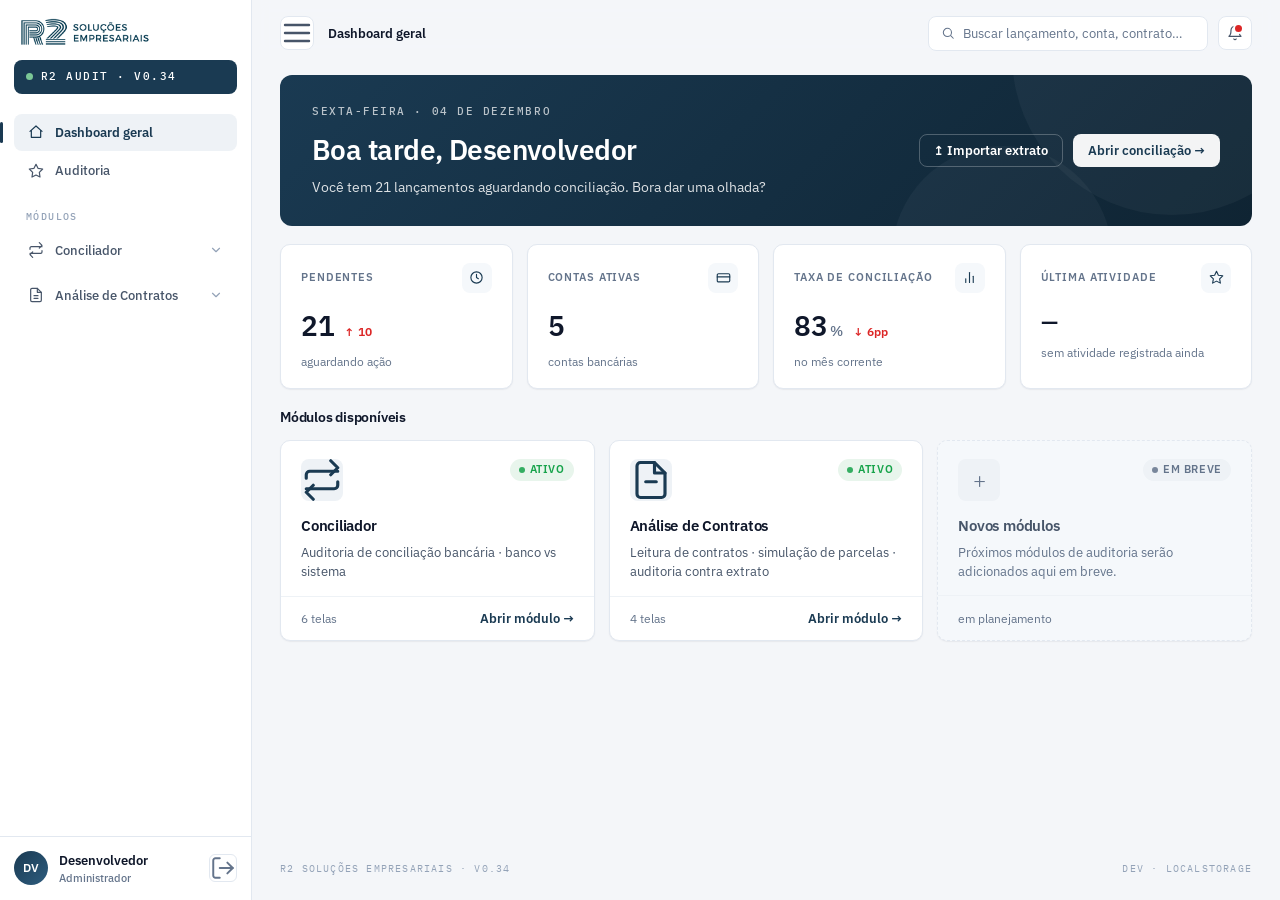
<file: index.html>
<!DOCTYPE html>
<html lang="pt-BR">
<head>
<meta charset="UTF-8">
<meta name="viewport" content="width=device-width, initial-scale=1.0">
<title>R2 Audit · Dashboard geral</title>
<link rel="stylesheet" href="styles/theme.css?v=0.34">
<link rel="stylesheet" href="shared.css?v=0.34">
</head>
<body>

<div class="r2a-shell r2-app">

  <aside class="r2a-sidebar r2-side"></aside>

  <div class="r2a-main r2-main">
    <header class="r2a-topbar r2-top"></header>

    <div class="r2a-content r2-content">

      <!-- HERO -->
      <section class="r2-hero">
        <div class="r2-hero__left">
          <div class="r2-hero__kicker" id="hero-kicker">—</div>
          <h1 id="hero-title">Olá!</h1>
          <p id="hero-sub">Você tem 0 lançamentos aguardando conciliação.</p>
        </div>
        <div class="r2-hero__actions">
          <a href="conciliador/processamento.html" class="r2-btn r2-btn--hero-ghost">↥ Importar extrato</a>
          <a href="conciliador/conciliacao.html" class="r2-btn r2-btn--hero">Abrir conciliação →</a>
        </div>
      </section>

      <!-- KPIs -->
      <div class="r2-grid r2-grid-4" style="margin-bottom: 18px;">
        <div class="r2-kpi">
          <div class="r2-kpi__head">
            <span class="r2-kpi__label">Pendentes</span>
            <span class="r2-kpi__icon"><svg viewBox="0 0 24 24" fill="none" stroke="currentColor" stroke-width="1.8" stroke-linecap="round" stroke-linejoin="round"><circle cx="12" cy="12" r="9"/><polyline points="12 7 12 12 15 14"/></svg></span>
          </div>
          <div class="r2-kpi__row">
            <span class="r2-kpi__value" id="kpi-pendentes">—</span>
            <span class="r2-kpi__delta r2-kpi__delta--down" id="kpi-pendentes-delta"></span>
          </div>
          <div class="r2-kpi__sub">aguardando ação</div>
        </div>

        <div class="r2-kpi">
          <div class="r2-kpi__head">
            <span class="r2-kpi__label">Contas ativas</span>
            <span class="r2-kpi__icon"><svg viewBox="0 0 24 24" fill="none" stroke="currentColor" stroke-width="1.8" stroke-linecap="round" stroke-linejoin="round"><rect x="2" y="6" width="20" height="13" rx="2"/><line x1="2" y1="11" x2="22" y2="11"/></svg></span>
          </div>
          <div class="r2-kpi__row">
            <span class="r2-kpi__value" id="kpi-contas">—</span>
          </div>
          <div class="r2-kpi__sub">contas bancárias</div>
        </div>

        <div class="r2-kpi">
          <div class="r2-kpi__head">
            <span class="r2-kpi__label">Taxa de conciliação</span>
            <span class="r2-kpi__icon"><svg viewBox="0 0 24 24" fill="none" stroke="currentColor" stroke-width="1.8" stroke-linecap="round" stroke-linejoin="round"><line x1="18" y1="20" x2="18" y2="10"/><line x1="12" y1="20" x2="12" y2="4"/><line x1="6" y1="20" x2="6" y2="14"/></svg></span>
          </div>
          <div class="r2-kpi__row">
            <span class="r2-kpi__value" id="kpi-taxa">—</span>
            <span class="r2-kpi__delta r2-kpi__delta--up" id="kpi-taxa-delta"></span>
          </div>
          <div class="r2-kpi__sub">no mês corrente</div>
        </div>

        <div class="r2-kpi">
          <div class="r2-kpi__head">
            <span class="r2-kpi__label">Última atividade</span>
            <span class="r2-kpi__icon"><svg viewBox="0 0 24 24" fill="none" stroke="currentColor" stroke-width="1.8" stroke-linecap="round" stroke-linejoin="round"><polygon points="12 2 15 8.5 22 9.3 17 14.1 18.2 21 12 17.8 5.8 21 7 14.1 2 9.3 9 8.5 12 2"/></svg></span>
          </div>
          <div class="r2-kpi__row">
            <span class="r2-kpi__value" id="kpi-atividade" style="font-size: 22px;">—</span>
          </div>
          <div class="r2-kpi__sub" id="kpi-atividade-sub">há instantes</div>
        </div>
      </div>

      <!-- MÓDULOS -->
      <div style="display: flex; align-items: baseline; justify-content: space-between; margin-bottom: 12px;">
        <h2 style="font-size: 14px;">Módulos disponíveis</h2>
      </div>

      <div class="r2-grid r2-grid-3" id="modulos-grid"></div>

    </div>

    <footer class="r2a-footer r2-footer"></footer>
  </div>
</div>

<script src="config.js?v=0.34"></script>
<script src="shared.js?v=0.34"></script>
<script src="mock-data.js?v=0.34"></script>
<script src="data.js?v=0.34"></script>
<script>
  if (!R2A.requireAuth()) { /* já redirecionou */ }
  else {
    R2A.renderShell({ dashboardGeral: true });
    R2A.renderFooter();
    R2A.data.init();

    // Hero saudação por horário
    (function () {
      const u = R2A.session.user();
      const hr = new Date().getHours();
      const cumprimento = hr < 12 ? 'Bom dia' : hr < 18 ? 'Boa tarde' : 'Boa noite';
      const meses = ['JANEIRO','FEVEREIRO','MARÇO','ABRIL','MAIO','JUNHO','JULHO','AGOSTO','SETEMBRO','OUTUBRO','NOVEMBRO','DEZEMBRO'];
      const dias  = ['DOMINGO','SEGUNDA','TERÇA','QUARTA','QUINTA','SEXTA','SÁBADO'];
      const d = new Date();
      document.getElementById('hero-kicker').textContent = `${dias[d.getDay()]}-FEIRA · ${String(d.getDate()).padStart(2,'0')} DE ${meses[d.getMonth()]}`;
      document.getElementById('hero-title').textContent = `${cumprimento}, ${u.nome.split(' ')[0]}`;
    })();

    // KPIs + Hero stat · todos calculados de dados reais
    (async function () {
      const C = R2A_CONFIG.COLLECTIONS;
      const contas = await R2A.data.list(C.CONTAS);
      const contasAtivas = contas.filter(c => c.ativo !== false);
      document.getElementById('kpi-contas').textContent = contasAtivas.length;

      const banco = await R2A.data.list(C.LANCAMENTOS_BANCO);
      const pendentes = banco.filter(b => b.status === 'pendente').length;
      document.getElementById('kpi-pendentes').textContent = pendentes;

      // Delta pendentes · compara com mes anterior do historico
      const hist = R2A_MOCK.HISTORICO_MENSAL || [];
      const histPendAnt = hist.length > 1 ? hist[hist.length - 2].pendentes_qtd : pendentes;
      const deltaPend = pendentes - histPendAnt;
      const deltaPendEl = document.getElementById('kpi-pendentes-delta');
      if (deltaPend < 0) {
        deltaPendEl.textContent = `↓ ${Math.abs(deltaPend)}`;
        deltaPendEl.className = 'r2-kpi__delta r2-kpi__delta--up';
      } else if (deltaPend > 0) {
        deltaPendEl.textContent = `↑ ${deltaPend}`;
        deltaPendEl.className = 'r2-kpi__delta r2-kpi__delta--down';
      } else {
        deltaPendEl.textContent = '— estável';
        deltaPendEl.className = 'r2-kpi__delta r2-kpi__delta--flat';
      }

      document.getElementById('hero-sub').textContent = pendentes > 0
        ? `Você tem ${pendentes} lançamento${pendentes === 1 ? '' : 's'} aguardando conciliação. Bora dar uma olhada?`
        : 'Tudo conciliado · nenhuma pendência aguardando ação.';

      // Taxa de conciliação · ultimo mes do historico
      const ultimo = hist[hist.length - 1];
      const taxa = ultimo ? Math.round(ultimo.conciliados_qtd / (ultimo.conciliados_qtd + ultimo.pendentes_qtd) * 100) : 0;
      document.getElementById('kpi-taxa').innerHTML = `${taxa}<span class="unit">%</span>`;

      const anterior = hist[hist.length - 2];
      const taxaAnt = anterior ? Math.round(anterior.conciliados_qtd / (anterior.conciliados_qtd + anterior.pendentes_qtd) * 100) : taxa;
      const deltaTaxa = taxa - taxaAnt;
      const deltaTaxaEl = document.getElementById('kpi-taxa-delta');
      if (deltaTaxa > 0) {
        deltaTaxaEl.textContent = `↑ ${deltaTaxa}pp`;
        deltaTaxaEl.className = 'r2-kpi__delta r2-kpi__delta--up';
      } else if (deltaTaxa < 0) {
        deltaTaxaEl.textContent = `↓ ${Math.abs(deltaTaxa)}pp`;
        deltaTaxaEl.className = 'r2-kpi__delta r2-kpi__delta--down';
      } else {
        deltaTaxaEl.textContent = '— estável';
        deltaTaxaEl.className = 'r2-kpi__delta r2-kpi__delta--flat';
      }

      // Ultima atividade · busca da trilha de auditoria
      const audit = await R2A.data.list(C.AUDITORIA);
      const atvEl = document.getElementById('kpi-atividade');
      const atvSubEl = document.getElementById('kpi-atividade-sub');
      if (audit.length > 0) {
        audit.sort((a, b) => (b.ts || '').localeCompare(a.ts || ''));
        const u = audit[0];
        const dt = new Date(u.ts);
        const diffMin = Math.floor((new Date() - dt) / 60000);
        let label;
        if (diffMin < 1) label = 'agora';
        else if (diffMin < 60) label = `${diffMin}m atrás`;
        else if (diffMin < 1440) label = `${Math.floor(diffMin / 60)}h atrás`;
        else label = `${Math.floor(diffMin / 1440)}d atrás`;
        atvEl.textContent = label;
        atvEl.style.fontSize = '22px';
        atvSubEl.textContent = `${u.acao || '—'} · ${u.usuario_nome || '—'}`;
      } else {
        atvEl.textContent = '—';
        atvSubEl.textContent = 'sem atividade registrada ainda';
      }
    })();

    // Cards de módulos
    (function () {
      const grid = document.getElementById('modulos-grid');
      const icones = {
        conciliador: '<svg viewBox="0 0 24 24" fill="none" stroke="currentColor" stroke-width="1.8" stroke-linecap="round" stroke-linejoin="round"><polyline points="17 1 21 5 17 9"/><path d="M3 11V9a2 2 0 0 1 2-2h16"/><polyline points="7 23 3 19 7 15"/><path d="M21 13v2a2 2 0 0 1-2 2H3"/></svg>',
        contratos: '<svg viewBox="0 0 24 24" fill="none" stroke="currentColor" stroke-width="1.8" stroke-linecap="round" stroke-linejoin="round"><path d="M14 2H6a2 2 0 0 0-2 2v16a2 2 0 0 0 2 2h12a2 2 0 0 0 2-2V8z"/><polyline points="14 2 14 8 20 8"/><line x1="9" y1="13" x2="15" y2="13"/></svg>'
      };
      const html = R2A_CONFIG.MODULOS.map(m => {
        const firstItem = m.itens[0];
        const href = m.ativo === false ? '#' : firstItem.href;
        const icon = icones[m.id] || icones.contratos;
        return `
          <a href="${href}" class="r2-card" style="text-decoration:none;color:inherit;display:flex;flex-direction:column;${m.ativo === false ? 'opacity:0.6;pointer-events:none;' : ''}">
            <div style="padding:18px 20px 14px;display:flex;align-items:flex-start;justify-content:space-between;gap:12px;">
              <div style="width:42px;height:42px;background:var(--navy-soft);color:var(--navy);border-radius:var(--r-md);display:flex;align-items:center;justify-content:center;">
                ${icon}
              </div>
              <span class="r2-pill r2-pill--ok"><span class="dot"></span>ATIVO</span>
            </div>
            <div style="padding:0 20px 14px;flex:1;">
              <h3 style="font-size:15px;margin-bottom:6px;">${m.label}</h3>
              <p style="font-size:12.5px;color:var(--ink-3);line-height:1.5;">${m.desc}</p>
            </div>
            <div style="padding:12px 20px;border-top:1px solid var(--line-2);display:flex;justify-content:space-between;align-items:center;">
              <span style="font-size:11.5px;color:var(--ink-4);">${m.itens.length} telas</span>
              <span style="font-size:12.5px;color:var(--navy);font-weight:600;">Abrir módulo →</span>
            </div>
          </a>
        `;
      }).join('');

      // Card "em breve"
      const coming = `
        <div class="r2-card" style="display:flex;flex-direction:column;background:var(--navy-tint);border-style:dashed;">
          <div style="padding:18px 20px 14px;display:flex;align-items:flex-start;justify-content:space-between;gap:12px;">
            <div style="width:42px;height:42px;background:var(--line-2);color:var(--ink-4);border-radius:var(--r-md);display:flex;align-items:center;justify-content:center;font-size:22px;font-weight:300;">+</div>
            <span class="r2-pill r2-pill--mute"><span class="dot"></span>EM BREVE</span>
          </div>
          <div style="padding:0 20px 14px;flex:1;">
            <h3 style="font-size:15px;margin-bottom:6px;color:var(--ink-3);">Novos módulos</h3>
            <p style="font-size:12.5px;color:var(--ink-4);line-height:1.5;">Próximos módulos de auditoria serão adicionados aqui em breve.</p>
          </div>
          <div style="padding:12px 20px;border-top:1px solid var(--line-2);">
            <span style="font-size:11.5px;color:var(--ink-4);">em planejamento</span>
          </div>
        </div>
      `;

      grid.innerHTML = html + coming;
    })();
  }
</script>

</body>
</html>
</file>
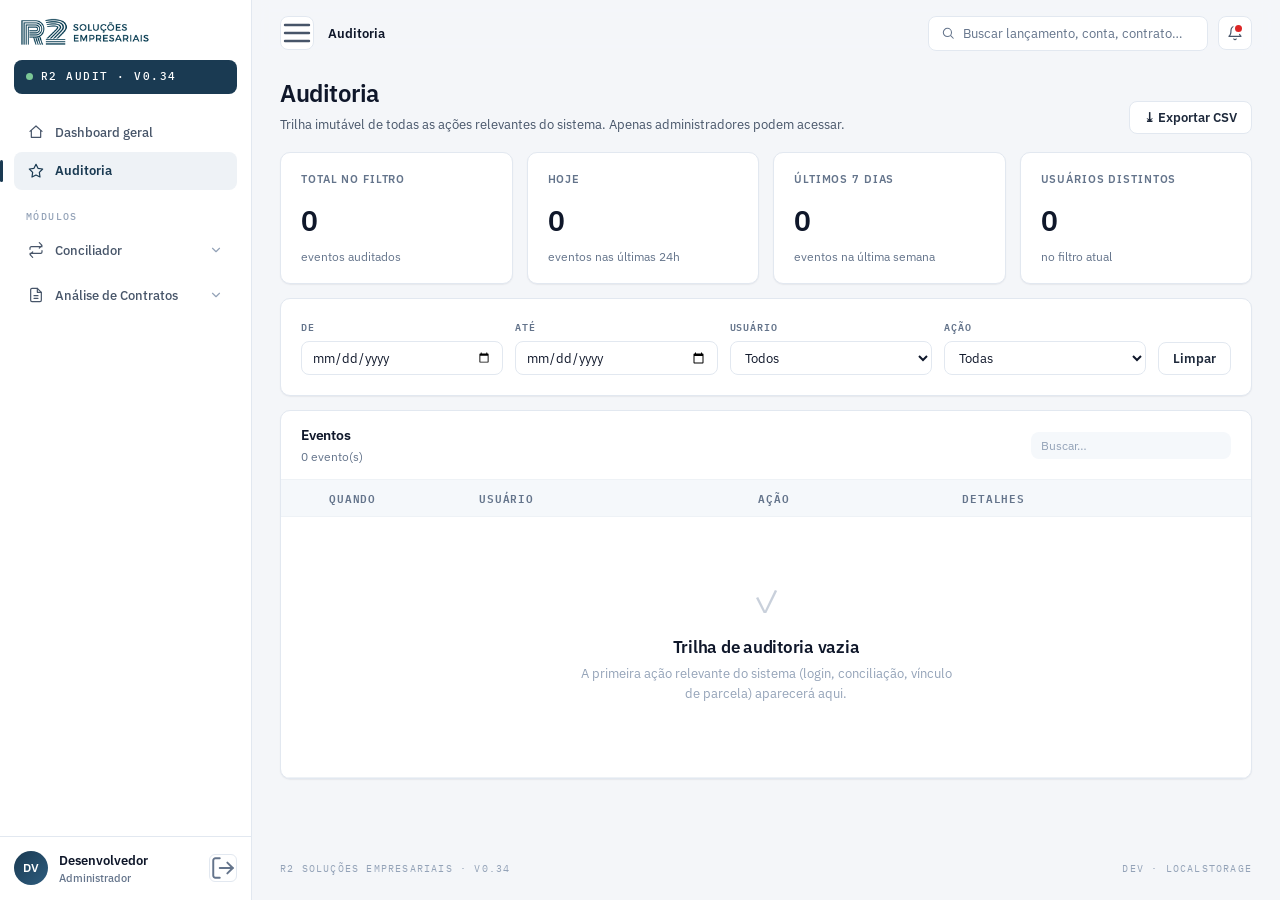
<file: auditoria.html>
<!DOCTYPE html>
<html lang="pt-BR">
<head>
<meta charset="UTF-8">
<meta name="viewport" content="width=device-width, initial-scale=1.0">
<title>Auditoria · R2 Audit</title>
<link rel="stylesheet" href="styles/theme.css?v=0.34">
<link rel="stylesheet" href="shared.css?v=0.34">
<style>
  .aud-head { display: flex; align-items: flex-end; justify-content: space-between; gap: 14px; margin-bottom: 18px; flex-wrap: wrap; }
  .aud-head h1 { font-size: 24px; font-weight: 600; letter-spacing: -0.02em; margin-bottom: 4px; }
  .aud-head p { font-size: 13px; color: var(--ink-3); }

  .aud-filters { display: grid; grid-template-columns: 1fr 1fr 1fr 1fr auto; gap: 12px; align-items: end; }
  .aud-filters .field { display: flex; flex-direction: column; gap: 4px; }
  .aud-filters label {
    font-family: var(--font-mono);
    font-size: 9.5px;
    font-weight: 600;
    text-transform: uppercase;
    letter-spacing: 0.10em;
    color: var(--ink-4);
  }
  .aud-filters input,
  .aud-filters select {
    padding: 7px 10px;
    background: var(--surface);
    color: var(--ink-1);
    border: 1px solid var(--line);
    border-radius: var(--r-md);
    font-size: 12.5px;
    font-family: inherit;
  }
  .aud-filters input:focus,
  .aud-filters select:focus { outline: none; border-color: var(--navy); box-shadow: 0 0 0 3px rgba(26,58,82,.12); }
  @media (max-width: 900px) {
    .aud-filters { grid-template-columns: 1fr 1fr; }
    .aud-filters .actions { grid-column: 1 / -1; display: flex; justify-content: flex-end; }
  }
  @media (max-width: 480px) { .aud-filters { grid-template-columns: 1fr; } }

  .aud-stats {
    display: grid;
    grid-template-columns: repeat(4, 1fr);
    gap: 14px;
    margin-bottom: 14px;
  }
  @media (max-width: 760px) { .aud-stats { grid-template-columns: repeat(2, 1fr); } }

  .aud-tbl { width: 100%; border-collapse: collapse; font-size: 12.5px; }
  .aud-tbl thead th {
    background: var(--navy-tint);
    padding: 10px 16px;
    text-align: left;
    font-family: var(--font-mono);
    font-size: 10.5px;
    text-transform: uppercase;
    letter-spacing: 0.08em;
    color: var(--ink-4);
    font-weight: 600;
    border-bottom: 1px solid var(--line-2);
  }
  .aud-tbl tbody td {
    padding: 11px 16px;
    border-bottom: 1px solid var(--line-2);
    color: var(--ink-2);
    vertical-align: top;
  }
  .aud-tbl tbody tr:hover { background: var(--navy-tint); cursor: pointer; }
  .aud-tbl tbody tr.is-open { background: var(--navy-tint); }
  .aud-tbl .ts {
    font-family: var(--font-mono);
    font-size: 11.5px;
    color: var(--ink-3);
    white-space: nowrap;
  }
  .aud-tbl .acao {
    font-family: var(--font-mono);
    font-size: 11.5px;
    color: var(--navy);
    font-weight: 600;
    white-space: nowrap;
  }
  .aud-tbl .user { font-weight: 500; }
  .aud-tbl .perfil-pill {
    display: inline-block;
    font-family: var(--font-mono);
    font-size: 9.5px;
    padding: 1px 7px;
    border-radius: 999px;
    background: var(--ambig-soft);
    color: var(--ambig);
    margin-left: 4px;
    text-transform: uppercase;
    letter-spacing: 0.06em;
    font-weight: 600;
  }
  .aud-tbl .perfil-pill.operador { background: var(--navy-soft); color: var(--navy); }

  .aud-tbl .det-resumo {
    font-size: 11.5px;
    color: var(--ink-4);
    font-family: var(--font-mono);
  }
  .aud-det {
    background: var(--surface);
    padding: 0;
  }
  .aud-det pre {
    margin: 0;
    padding: 12px 16px;
    font-family: var(--font-mono);
    font-size: 11px;
    color: var(--ink-2);
    background: var(--navy-tint);
    border-top: 1px solid var(--line-2);
    white-space: pre-wrap;
    word-break: break-word;
    line-height: 1.55;
    border-left: 3px solid var(--navy);
    margin-left: 30px;
  }

  @media (max-width: 760px) {
    .aud-tbl { min-width: 640px; }
  }

  .aud-load-more {
    padding: 14px;
    text-align: center;
    border-top: 1px solid var(--line-2);
  }
</style>
</head>
<body>

<div class="r2a-shell r2-app">
  <aside class="r2a-sidebar r2-side"></aside>

  <div class="r2a-main r2-main">
    <header class="r2a-topbar r2-top"></header>

    <div class="r2a-content r2-content">
      <section>

        <div class="aud-head">
          <div>
            <h1>Auditoria</h1>
            <p>Trilha imutável de todas as ações relevantes do sistema. Apenas administradores podem acessar.</p>
          </div>
          <div>
            <button class="r2-btn r2-btn--ghost" id="btn-export">⤓ Exportar CSV</button>
          </div>
        </div>

        <div class="aud-stats" id="aud-stats"></div>

        <div class="r2-card" style="margin-bottom: 14px;">
          <div class="r2-card__body">
            <div class="aud-filters">
              <div class="field">
                <label>De</label>
                <input type="date" id="f-ini">
              </div>
              <div class="field">
                <label>Até</label>
                <input type="date" id="f-fim">
              </div>
              <div class="field">
                <label>Usuário</label>
                <select id="f-user"><option value="all">Todos</option></select>
              </div>
              <div class="field">
                <label>Ação</label>
                <select id="f-acao"><option value="all">Todas</option></select>
              </div>
              <div class="actions">
                <button class="r2-btn r2-btn--ghost" id="btn-limpar">Limpar</button>
              </div>
            </div>
          </div>
        </div>

        <div class="r2-card">
          <div class="r2-card__head">
            <div>
              <h3 class="r2-card__title">Eventos</h3>
              <div class="r2-card__hint" id="head-hint">Carregando…</div>
            </div>
            <div>
              <input type="text" id="f-busca" placeholder="Buscar…" style="padding: 6px 10px; background: var(--navy-tint); border: 0; border-radius: var(--r-md); font-size: 12px; width: 200px;">
            </div>
          </div>
          <div class="r2-card__body r2-card__body--flush">
            <table class="aud-tbl">
              <thead>
                <tr>
                  <th style="width: 30px;"></th>
                  <th style="width: 150px;">Quando</th>
                  <th>Usuário</th>
                  <th>Ação</th>
                  <th>Detalhes</th>
                </tr>
              </thead>
              <tbody id="tbody-aud">
                <tr><td colspan="5" style="padding: 32px; text-align: center; color: var(--ink-4);">Carregando…</td></tr>
              </tbody>
            </table>
            <div class="aud-load-more" id="aud-load-more" style="display: none;">
              <button class="r2-btn r2-btn--ghost" id="btn-load-more">Carregar mais 100</button>
            </div>
          </div>
        </div>

      </section>
    </div>

    <footer class="r2a-footer r2-footer"></footer>
  </div>
</div>

<script src="config.js?v=0.34"></script>
<script src="shared.js?v=0.34"></script>
<script src="mock-data.js?v=0.34"></script>
<script src="data.js?v=0.34"></script>
<script>
  if (R2A.requireAuth()) {
    R2A.renderShell({ auditoria: true });
    R2A.renderFooter();
    R2A.data.init();

    const u = R2A.session.user();
    if (u.perfil !== 'admin') {
      document.querySelector('.r2-content').innerHTML = `
        <div class="r2-empty">
          <div class="icon">🔒</div>
          <h2>Acesso restrito</h2>
          <p>Apenas administradores podem acessar a auditoria. Você está como ${u.perfil || 'operador'}.</p>
          <a href="index.html" class="r2-btn r2-btn--primary" style="margin-top: 14px;">Voltar ao painel</a>
        </div>
      `;
    } else {
      iniciar();
    }

    async function iniciar() {
      const State = {
        eventos: [],
        filtered: [],
        pagina: 1,
        porPagina: 100
      };

      function uniqueValues(arr, key) {
        return [...new Set(arr.map(x => x[key]).filter(Boolean))].sort();
      }

      function fmtTs(iso) {
        if (!iso) return '—';
        const d = new Date(iso);
        const dd = String(d.getDate()).padStart(2, '0');
        const mm = String(d.getMonth() + 1).padStart(2, '0');
        const hh = String(d.getHours()).padStart(2, '0');
        const mn = String(d.getMinutes()).padStart(2, '0');
        const ss = String(d.getSeconds()).padStart(2, '0');
        return `${dd}/${mm}/${d.getFullYear()} ${hh}:${mn}:${ss}`;
      }

      function resumoDetalhes(det) {
        if (!det || typeof det !== 'object') return '—';
        const entries = Object.entries(det);
        if (entries.length === 0) return '—';
        const partes = entries.slice(0, 3).map(([k, v]) => {
          let txt;
          if (typeof v === 'object' && v !== null) txt = '…';
          else if (typeof v === 'string' && v.length > 40) txt = v.slice(0, 37) + '…';
          else txt = String(v);
          return `${k}: ${txt}`;
        });
        return partes.join(' · ') + (entries.length > 3 ? ' …' : '');
      }

      async function carregar() {
        document.getElementById('tbody-aud').innerHTML = R2A.skeleton.rows(6, ['w-8','w-15','w-20','w-15','w-30']);
        State.eventos = await R2A.data.list(R2A_CONFIG.COLLECTIONS.AUDITORIA);
        // Mais recentes primeiro
        State.eventos.sort((a, b) => (b.ts || '').localeCompare(a.ts || ''));
        popularFiltros();
        // Restaurar filtros persistidos antes de aplicar
        const f = R2A.filtros.load('auditoria', null);
        if (f) {
          if (f.ini)  document.getElementById('f-ini').value  = f.ini;
          if (f.fim)  document.getElementById('f-fim').value  = f.fim;
          if (f.user) document.getElementById('f-user').value = f.user;
          if (f.acao) document.getElementById('f-acao').value = f.acao;
          if (f.q)    document.getElementById('f-busca').value = f.q;
        }
        aplicarFiltros();
      }

      function popularFiltros() {
        const users = uniqueValues(State.eventos, 'usuario_nome');
        const acoes = uniqueValues(State.eventos, 'acao');
        document.getElementById('f-user').innerHTML =
          '<option value="all">Todos</option>' + users.map(u => `<option value="${u}">${u}</option>`).join('');
        document.getElementById('f-acao').innerHTML =
          '<option value="all">Todas</option>' + acoes.map(a => `<option value="${a}">${a}</option>`).join('');
      }

      function aplicarFiltros() {
        const ini = document.getElementById('f-ini').value;
        const fim = document.getElementById('f-fim').value;
        const user = document.getElementById('f-user').value;
        const acao = document.getElementById('f-acao').value;
        const q = (document.getElementById('f-busca').value || '').toLowerCase().trim();
        // Persiste entre visitas
        R2A.filtros.save('auditoria', { ini, fim, user, acao, q });

        State.filtered = State.eventos.filter(e => {
          const data = (e.ts || '').slice(0, 10);
          if (ini && data < ini) return false;
          if (fim && data > fim) return false;
          if (user !== 'all' && e.usuario_nome !== user) return false;
          if (acao !== 'all' && e.acao !== acao) return false;
          if (q) {
            const txt = JSON.stringify(e).toLowerCase();
            if (!txt.includes(q)) return false;
          }
          return true;
        });

        State.pagina = 1;
        render();
      }

      function render() {
        const total = State.filtered.length;
        const fim = State.pagina * State.porPagina;
        const lista = State.filtered.slice(0, fim);

        document.getElementById('head-hint').textContent =
          `${total.toLocaleString('pt-BR')} evento(s)${total > lista.length ? ` · mostrando ${lista.length.toLocaleString('pt-BR')}` : ''}`;

        // Stats
        const hoje = new Date().toISOString().slice(0, 10);
        const seteDias = new Date(); seteDias.setDate(seteDias.getDate() - 7);
        const seteDiasISO = seteDias.toISOString().slice(0, 10);

        const stats = {
          total: total,
          hoje: State.filtered.filter(e => (e.ts || '').startsWith(hoje)).length,
          semana: State.filtered.filter(e => (e.ts || '').slice(0, 10) >= seteDiasISO).length,
          usuarios: uniqueValues(State.filtered, 'usuario_nome').length
        };
        document.getElementById('aud-stats').innerHTML = `
          <div class="r2-kpi">
            <div class="r2-kpi__head"><span class="r2-kpi__label">Total no filtro</span></div>
            <div class="r2-kpi__row"><span class="r2-kpi__value">${stats.total.toLocaleString('pt-BR')}</span></div>
            <div class="r2-kpi__sub">eventos auditados</div>
          </div>
          <div class="r2-kpi">
            <div class="r2-kpi__head"><span class="r2-kpi__label">Hoje</span></div>
            <div class="r2-kpi__row"><span class="r2-kpi__value">${stats.hoje}</span></div>
            <div class="r2-kpi__sub">eventos nas últimas 24h</div>
          </div>
          <div class="r2-kpi">
            <div class="r2-kpi__head"><span class="r2-kpi__label">Últimos 7 dias</span></div>
            <div class="r2-kpi__row"><span class="r2-kpi__value">${stats.semana}</span></div>
            <div class="r2-kpi__sub">eventos na última semana</div>
          </div>
          <div class="r2-kpi">
            <div class="r2-kpi__head"><span class="r2-kpi__label">Usuários distintos</span></div>
            <div class="r2-kpi__row"><span class="r2-kpi__value">${stats.usuarios}</span></div>
            <div class="r2-kpi__sub">no filtro atual</div>
          </div>
        `;

        // Tabela
        const tbody = document.getElementById('tbody-aud');
        if (lista.length === 0) {
          const temEventos = State.eventos.length > 0;
          const empty = temEventos
            ? R2A.emptyState({
                icon: '◌',
                titulo: 'Nenhum evento no filtro atual',
                sub: 'Tente ampliar o período ou limpar os filtros.',
                ctaText: 'Limpar filtros',
                ctaId: 'aud-empty-clear'
              })
            : R2A.emptyState({
                icon: '✓',
                titulo: 'Trilha de auditoria vazia',
                sub: 'A primeira ação relevante do sistema (login, conciliação, vínculo de parcela) aparecerá aqui.'
              });
          tbody.innerHTML = `<tr><td colspan="5" style="padding: 0;">${empty}</td></tr>`;
          const c = document.getElementById('aud-empty-clear');
          if (c) c.addEventListener('click', () => document.getElementById('btn-limpar').click());
        } else {
          tbody.innerHTML = lista.map((e, i) => {
            const perfilClass = e.usuario_perfil === 'operador' ? 'operador' : '';
            const detalhesObj = e.detalhes || {};
            // log antigo armazenava os detalhes inline no doc; tenta extrair também
            const detExtra = {};
            Object.keys(e).forEach(k => {
              if (!['id', 'acao', 'usuario_uid', 'usuario_nome', 'usuario_perfil', 'ts', 'detalhes', 'criado_em', 'atualizado_em'].includes(k)) {
                detExtra[k] = e[k];
              }
            });
            const detFull = { ...detalhesObj, ...detExtra };
            return `
              <tr data-i="${i}">
                <td style="text-align: center; color: var(--ink-5);">▸</td>
                <td><span class="ts">${fmtTs(e.ts)}</span></td>
                <td>
                  <span class="user">${e.usuario_nome || '—'}</span>
                  ${e.usuario_perfil ? `<span class="perfil-pill ${perfilClass}">${e.usuario_perfil}</span>` : ''}
                </td>
                <td><span class="acao">${e.acao || '—'}</span></td>
                <td><span class="det-resumo">${resumoDetalhes(detFull)}</span></td>
              </tr>
              <tr id="det-${i}" style="display: none;">
                <td colspan="5" class="aud-det">
                  <pre>${escapeHtml(JSON.stringify(detFull, null, 2))}</pre>
                </td>
              </tr>
            `;
          }).join('');

          tbody.querySelectorAll('tr[data-i]').forEach(tr => {
            tr.addEventListener('click', () => {
              const i = tr.dataset.i;
              const det = document.getElementById('det-' + i);
              const aberto = det.style.display !== 'none';
              det.style.display = aberto ? 'none' : '';
              tr.classList.toggle('is-open', !aberto);
              tr.querySelector('td').textContent = aberto ? '▸' : '▾';
            });
          });
        }

        const loadMore = document.getElementById('aud-load-more');
        loadMore.style.display = total > lista.length ? '' : 'none';
      }

      function escapeHtml(s) {
        return String(s).replace(/[&<>"']/g, c =>
          ({ '&': '&amp;', '<': '&lt;', '>': '&gt;', '"': '&quot;', "'": '&#39;' }[c]));
      }

      function exportarCSV() {
        const headers = ['quando', 'usuario_nome', 'usuario_perfil', 'acao', 'detalhes'];
        const linhas = State.filtered.map(e => [
          fmtTs(e.ts),
          (e.usuario_nome || '').replace(/"/g, '""'),
          (e.usuario_perfil || ''),
          (e.acao || '').replace(/"/g, '""'),
          JSON.stringify(e.detalhes || {}).replace(/"/g, '""')
        ].map(v => `"${v}"`).join(';'));
        const csv = '﻿' + headers.join(';') + '\n' + linhas.join('\n');
        const blob = new Blob([csv], { type: 'text/csv;charset=utf-8;' });
        const url = URL.createObjectURL(blob);
        const a = document.createElement('a');
        a.href = url;
        a.download = `auditoria_${new Date().toISOString().slice(0, 10)}.csv`;
        a.click();
        URL.revokeObjectURL(url);
        R2A.toast(`${State.filtered.length} evento(s) exportado(s)`, 'success');
      }

      // Bindings
      ['f-ini', 'f-fim', 'f-user', 'f-acao'].forEach(id => {
        document.getElementById(id).addEventListener('change', aplicarFiltros);
      });
      document.getElementById('f-busca').addEventListener('input', () => {
        clearTimeout(window._audBuscaTimer);
        window._audBuscaTimer = setTimeout(aplicarFiltros, 200);
      });
      document.getElementById('btn-limpar').addEventListener('click', () => {
        ['f-ini', 'f-fim', 'f-busca'].forEach(id => document.getElementById(id).value = '');
        document.getElementById('f-user').value = 'all';
        document.getElementById('f-acao').value = 'all';
        R2A.filtros.clear('auditoria');
        aplicarFiltros();
      });
      document.getElementById('btn-load-more').addEventListener('click', () => {
        State.pagina++;
        render();
      });
      document.getElementById('btn-export').addEventListener('click', exportarCSV);

      await carregar();
    }
  }
</script>

</body>
</html>
</file>
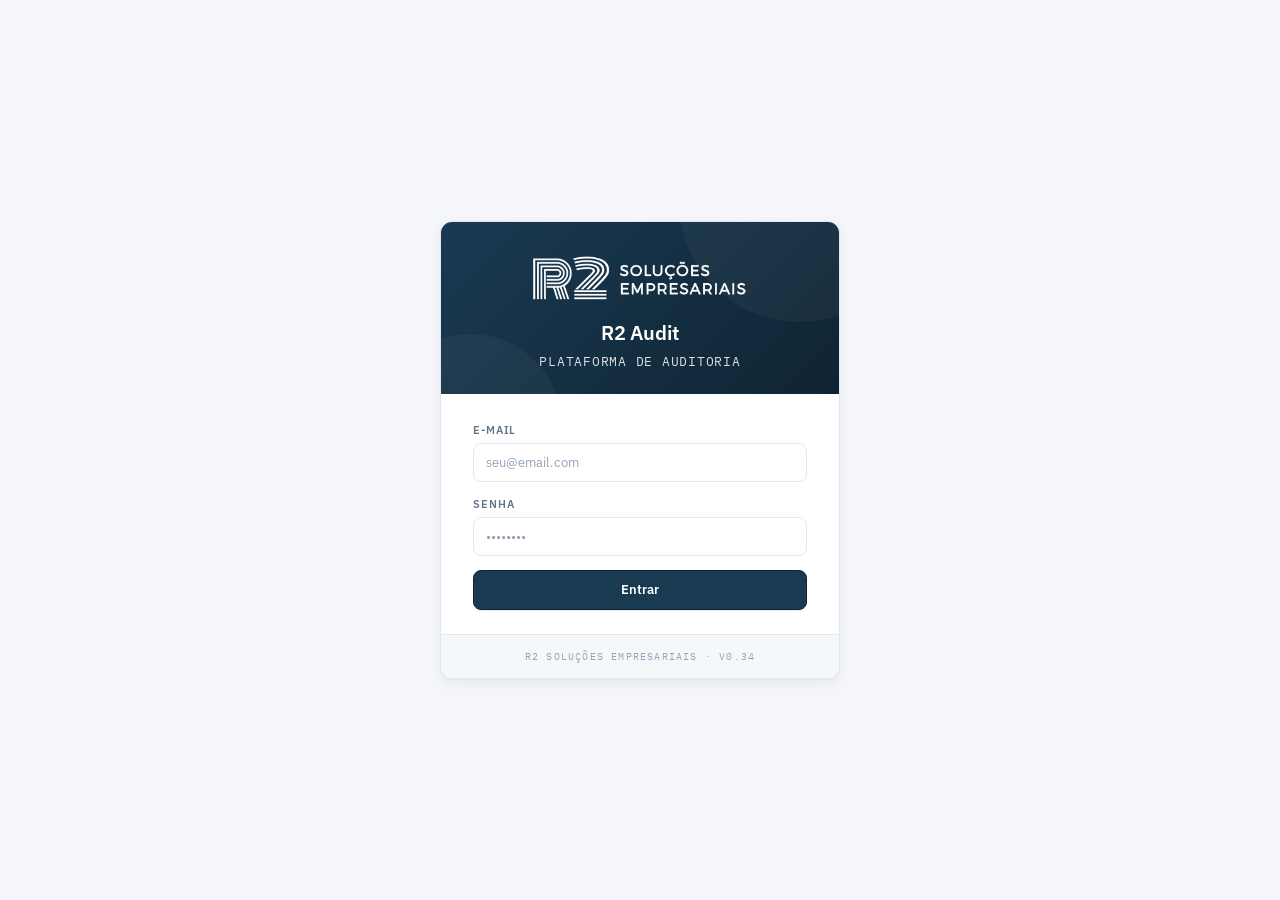
<file: login.html>
<!DOCTYPE html>
<html lang="pt-BR">
<head>
<meta charset="UTF-8">
<meta name="viewport" content="width=device-width, initial-scale=1.0">
<title>Login · R2 Audit</title>
<link rel="stylesheet" href="styles/theme.css?v=0.34">
<style>
  body { background: var(--bg); display: flex; align-items: center; justify-content: center; min-height: 100vh; padding: 20px; }
  .login-card {
    width: 100%; max-width: 400px;
    background: var(--surface);
    border: 1px solid var(--line);
    border-radius: var(--r-xl);
    box-shadow: var(--shadow-pop);
    overflow: hidden;
  }
  .login-head {
    padding: 32px 32px 24px;
    text-align: center;
    background: linear-gradient(135deg, var(--navy) 0%, var(--navy-deep) 100%);
    color: #fff;
    position: relative;
    overflow: hidden;
  }
  .login-head::before, .login-head::after {
    content: '';
    position: absolute;
    border-radius: 999px;
    background: rgba(255,255,255,.04);
    pointer-events: none;
  }
  .login-head::before { width: 240px; height: 240px; top: -140px; right: -80px; }
  .login-head::after  { width: 180px; height: 180px; bottom: -120px; left: -60px; }
  .login-head .logo { display: block; margin: 0 auto 14px; max-width: 220px; width: 100%; height: auto; position: relative; z-index: 1; }
  .login-head h1 { color: #fff; font-size: 20px; font-weight: 600; letter-spacing: -0.01em; margin-bottom: 4px; position: relative; z-index: 1; }
  .login-head p { font-size: 12.5px; opacity: 0.85; position: relative; z-index: 1; font-family: var(--font-mono); letter-spacing: 0.06em; }
  .login-body { padding: 28px 32px 24px; }
  .login-body .field { margin-bottom: 14px; }
  .login-footer {
    padding: 14px;
    text-align: center;
    font-family: var(--font-mono);
    font-size: 10px;
    color: var(--ink-5);
    letter-spacing: 0.12em;
    text-transform: uppercase;
    border-top: 1px solid var(--line);
    background: var(--navy-tint);
  }
  .err {
    background: var(--err-soft);
    color: var(--err);
    padding: 9px 12px;
    border-radius: var(--r-md);
    font-size: 12px;
    margin-bottom: 14px;
    display: none;
    border: 1px solid #F4C7C7;
  }
  .err.show { display: block; }
  .dev-hint {
    background: var(--warn-soft);
    color: var(--warn);
    padding: 9px 12px;
    border-radius: var(--r-md);
    font-size: 11.5px;
    margin-bottom: 14px;
    text-align: center;
    border: 1px solid #F1D9A5;
  }
  .login-body .r2-btn { width: 100%; justify-content: center; padding: 11px; font-size: 13px; }
</style>
</head>
<body>

<div class="login-card">
  <div class="login-head">
    <img class="logo" src="logoR2branco.png" alt="R2 Soluções Empresariais">
    <h1>R2 Audit</h1>
    <p>PLATAFORMA DE AUDITORIA</p>
  </div>

  <div class="login-body">
    <div class="dev-hint" id="dev-hint" style="display:none;">
      Modo desenvolvimento · qualquer e-mail e senha funcionam
    </div>

    <div class="err" id="err"></div>

    <div class="field r2-field">
      <label for="email">E-mail</label>
      <input class="r2-input" type="email" id="email" placeholder="seu@email.com" autocomplete="username">
    </div>

    <div class="field r2-field">
      <label for="senha">Senha</label>
      <input class="r2-input" type="password" id="senha" placeholder="••••••••" autocomplete="current-password">
    </div>

    <button class="r2-btn r2-btn--primary" id="btn-login">Entrar</button>
  </div>

  <div class="login-footer">
    R2 SOLUÇÕES EMPRESARIAIS · v0.34
  </div>
</div>

<script src="config.js?v=0.34"></script>
<script src="shared.js?v=0.34"></script>
<script>
  // dev-hint oculto durante teste privado (mesmo com MODO_DEV=true)
  // Para reativar: descomente a linha abaixo
  // if (R2A_CONFIG.MODO_DEV) document.getElementById('dev-hint').style.display = 'block';
  if (R2A.session.isLoggedIn()) window.location.href = 'index.html';

  function showErr(m) { const e = document.getElementById('err'); e.textContent = m; e.classList.add('show'); }

  async function doLogin() {
    const email = document.getElementById('email').value.trim();
    const senha = document.getElementById('senha').value;
    if (!email || !senha) { showErr('Preencha e-mail e senha'); return; }
    const btn = document.getElementById('btn-login');
    btn.disabled = true; btn.textContent = 'Entrando...';
    try {
      await R2A.login(email, senha);
      window.location.href = 'index.html';
    } catch (e) {
      showErr(e.message || 'Falha ao entrar');
      btn.disabled = false; btn.textContent = 'Entrar';
    }
  }
  document.getElementById('btn-login').addEventListener('click', doLogin);
  ['email','senha'].forEach(id => document.getElementById(id).addEventListener('keydown', e => { if (e.key === 'Enter') doLogin(); }));
</script>
</body>
</html>
</file>
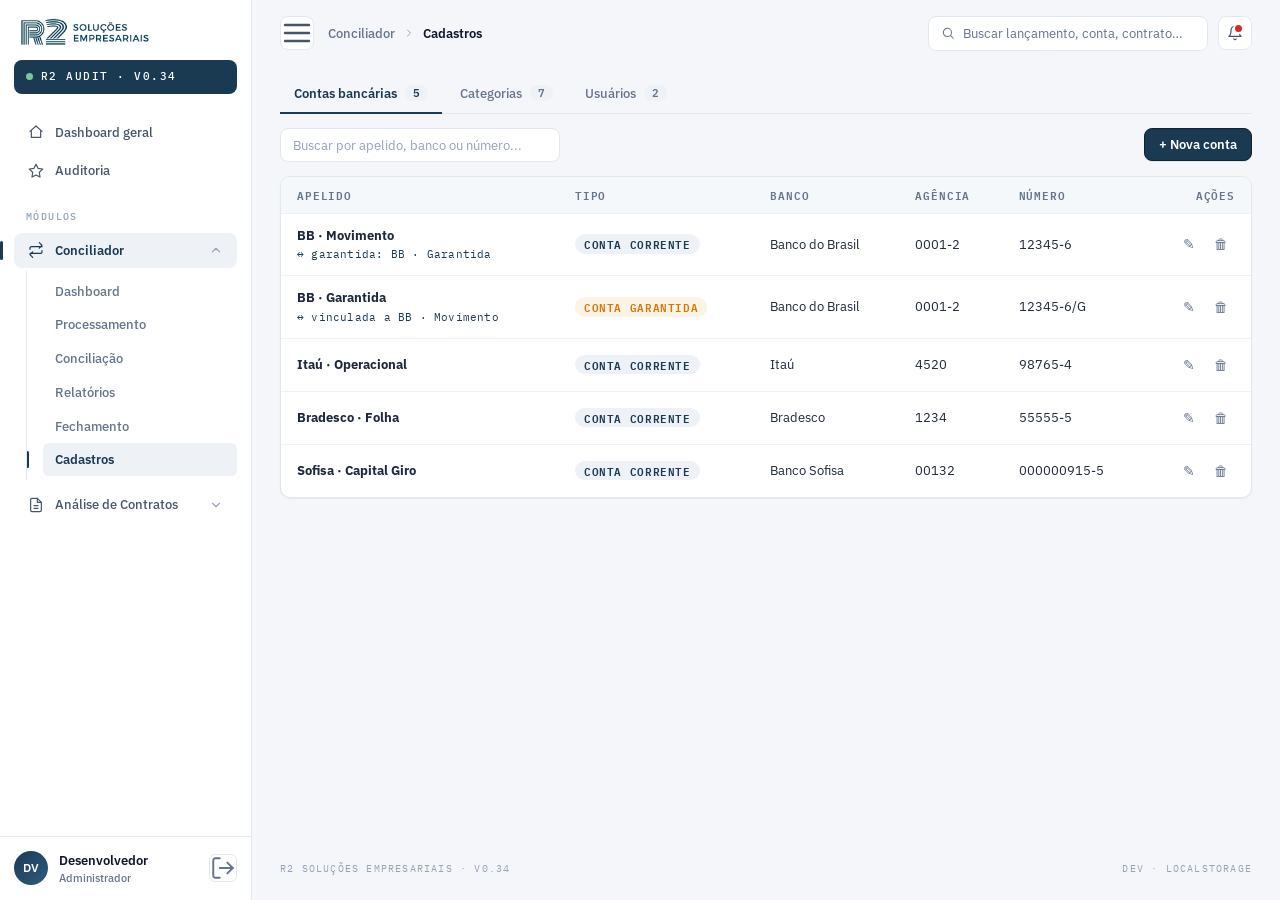
<file: conciliador/cadastros.html>
<!DOCTYPE html>
<html lang="pt-BR">
<head>
<meta charset="UTF-8">
<meta name="viewport" content="width=device-width, initial-scale=1.0">
<title>Cadastros · R2 Audit</title>
<link rel="stylesheet" href="../styles/theme.css?v=0.34">
<link rel="stylesheet" href="../shared.css?v=0.34">
<link rel="stylesheet" href="cadastros.css?v=0.34">
</head>
<body>

<div class="r2a-shell">

  <aside class="r2a-sidebar"></aside>

  <div class="r2a-main">
    <header class="r2a-topbar"></header>

    <div class="r2a-content">
<!-- SUB-NAVEGAÇÃO -->
  <nav class="r2a-subtabs">
    <button class="r2a-subtab active" data-tab="contas">
      Contas bancárias
      <span class="badge" id="badge-contas">0</span>
    </button>
    <button class="r2a-subtab" data-tab="categorias">
      Categorias
      <span class="badge" id="badge-categorias">0</span>
    </button>
    <button class="r2a-subtab" data-tab="usuarios">
      Usuários
      <span class="badge" id="badge-usuarios">0</span>
    </button>
  </nav>

  <!-- ABA CONTAS -->
  <section class="r2a-tab-content" id="tab-contas">
    <div class="r2a-tab-toolbar">
      <input type="text" class="search" id="search-contas" placeholder="Buscar por apelido, banco ou número...">
      <span class="spacer"></span>
      <button class="btn btn-primary" id="btn-new-conta">+ Nova conta</button>
    </div>
    <div id="list-contas"></div>
  </section>

  <!-- ABA CATEGORIAS -->
  <section class="r2a-tab-content hidden" id="tab-categorias">
    <div class="r2a-tab-toolbar">
      <input type="text" class="search" id="search-categorias" placeholder="Buscar categoria...">
      <span class="spacer"></span>
      <button class="btn btn-primary" id="btn-new-categoria">+ Nova categoria</button>
    </div>
    <div id="list-categorias"></div>
  </section>

  <!-- ABA USUÁRIOS -->
  <section class="r2a-tab-content hidden" id="tab-usuarios">
    <div class="r2a-tab-toolbar">
      <input type="text" class="search" id="search-usuarios" placeholder="Buscar por nome ou e-mail...">
      <span class="spacer"></span>
      <button class="btn btn-primary" id="btn-new-usuario">+ Novo usuário</button>
    </div>
    <div id="list-usuarios"></div>
  </section>
    </div>

    <footer class="r2a-footer"></footer>
  </div>

</div>

<!-- MODAL DE CADASTRO -->
<div class="r2a-modal-backdrop" id="modal">
  <div class="r2a-modal">
    <div class="r2a-modal-header">
      <h3 class="r2a-modal-title" id="modal-title">Cadastro</h3>
      <button class="r2a-modal-close" id="modal-close" aria-label="Fechar">✕</button>
    </div>
    <div class="r2a-modal-body" id="modal-body"></div>
    <div class="r2a-modal-footer">
      <button class="btn" id="modal-cancel">Cancelar</button>
      <button class="btn btn-primary" id="modal-confirm">Salvar</button>
    </div>
  </div>
</div>

<script src="../config.js?v=0.34"></script>
<script src="../shared.js?v=0.34"></script>
<script src="../mock-data.js?v=0.34"></script>
<script src="../data.js?v=0.34"></script>
<script src="cadastros.js?v=0.34"></script>
</body>
</html>
</file>
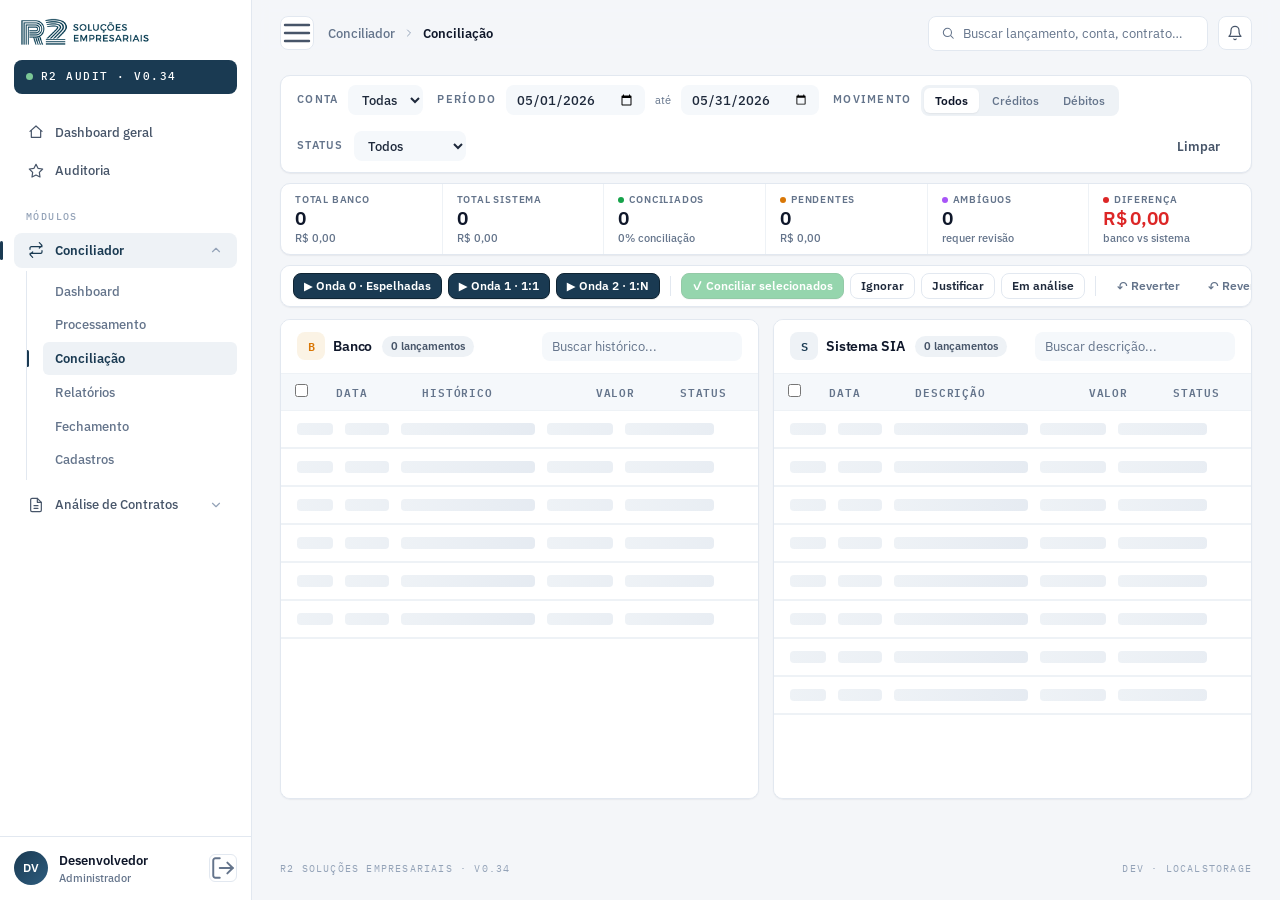
<file: conciliador/conciliacao.html>
<!DOCTYPE html>
<html lang="pt-BR">
<head>
<meta charset="UTF-8">
<meta name="viewport" content="width=device-width, initial-scale=1.0">
<title>Conciliação · R2 Audit</title>
<link rel="stylesheet" href="../styles/theme.css?v=0.34">
<link rel="stylesheet" href="../shared.css?v=0.34">
<link rel="stylesheet" href="conciliacao.css?v=0.34">
</head>
<body>

<div class="r2a-shell">

  <aside class="r2a-sidebar"></aside>

  <div class="r2a-main">
    <header class="r2a-topbar"></header>

    <div class="r2a-content">
<!-- FILTROS -->
  <section class="r2a-filters">
    <div class="filter-group">
      <span class="filter-label">Conta</span>
      <select id="filter-conta"><option value="all">Todas</option></select>
    </div>
    <div class="filter-group">
      <span class="filter-label">Período</span>
      <input type="date" id="filter-ini" value="2026-05-01">
      <span style="color: var(--muted); font-size: 11px;">até</span>
      <input type="date" id="filter-fim" value="2026-05-31">
    </div>
    <div class="filter-group">
      <span class="filter-label">Movimento</span>
      <div class="seg-toggle" id="movimento-toggle">
        <button class="active" data-mov="todos">Todos</button>
        <button data-mov="credito">Créditos</button>
        <button data-mov="debito">Débitos</button>
      </div>
    </div>
    <div class="filter-group">
      <span class="filter-label">Status</span>
      <select id="filter-status">
        <option value="all">Todos</option>
        <option value="pendente">Pendentes</option>
        <option value="conciliado">Conciliados</option>
        <option value="ambiguo">Ambíguos</option>
        <option value="justificado">Justificados</option>
        <option value="ignorado">Ignorados</option>
        <option value="analise">Em análise</option>
      </select>
    </div>
    <div class="r2a-filters-right">
      <button class="btn btn-ghost" id="btn-limpar">Limpar</button>
    </div>
  </section>

  <!-- STATS · ribbon de 6 colunas em um único card -->
  <section class="r2a-stats">
    <div class="r2a-stat" data-kind="banco">
      <span class="r2a-stat-label banco">Total Banco</span>
      <span class="r2a-stat-value" id="stat-banco-qtd">0</span>
      <span class="r2a-stat-sub" id="stat-banco-val">R$ 0,00</span>
    </div>
    <div class="r2a-stat" data-kind="sistema">
      <span class="r2a-stat-label sistema">Total Sistema</span>
      <span class="r2a-stat-value" id="stat-sia-qtd">0</span>
      <span class="r2a-stat-sub" id="stat-sia-val">R$ 0,00</span>
    </div>
    <div class="r2a-stat" data-kind="conciliados">
      <span class="r2a-stat-label">Conciliados</span>
      <span class="r2a-stat-value" id="stat-conc-qtd">0</span>
      <span class="r2a-stat-sub" id="stat-conc-pct">0% conciliação</span>
    </div>
    <div class="r2a-stat" data-kind="pendentes">
      <span class="r2a-stat-label">Pendentes</span>
      <span class="r2a-stat-value" id="stat-pend-qtd">0</span>
      <span class="r2a-stat-sub" id="stat-pend-val">R$ 0,00</span>
    </div>
    <div class="r2a-stat" data-kind="ambiguos">
      <span class="r2a-stat-label">Ambíguos</span>
      <span class="r2a-stat-value" id="stat-amb-qtd">0</span>
      <span class="r2a-stat-sub">requer revisão</span>
    </div>
    <div class="r2a-stat" data-kind="diferenca">
      <span class="r2a-stat-label">Diferença</span>
      <span class="r2a-stat-value danger" id="stat-diff">R$ 0,00</span>
      <span class="r2a-stat-sub">banco vs sistema</span>
    </div>
  </section>

  <!-- AÇÕES -->
  <section class="r2a-actions">
    <button class="btn btn-primary" id="btn-espelhadas" title="Detecta transferências CC ↔ Garantida vinculada e concilia ambos os lados">▶ Onda 0 · Espelhadas</button>
    <button class="btn btn-primary" id="btn-wave1">▶ Onda 1 · 1:1</button>
    <button class="btn btn-primary" id="btn-wave2">▶ Onda 2 · 1:N</button>
    <span class="r2a-actions-divider"></span>
    <button class="btn btn-success" id="btn-match-manual" disabled>✓ Conciliar selecionados</button>
    <button class="btn" id="btn-ignorar">Ignorar</button>
    <button class="btn" id="btn-justificar">Justificar</button>
    <button class="btn" id="btn-analise">Em análise</button>
    <span class="r2a-actions-divider"></span>
    <button class="btn btn-danger-ghost" id="btn-reverter-sel">↶ Reverter</button>
    <button class="btn btn-danger-ghost" id="btn-reverter-tudo">↶ Reverter tudo</button>
    <div class="r2a-actions-spacer"></div>
    <div class="r2a-selection-info empty" id="selection-info">Nenhuma seleção</div>
  </section>

  <!-- WORKSPACE -->
  <section class="r2a-workspace">
    <section class="r2a-panel">
      <header class="r2a-panel-header">
        <span class="r2a-panel-title bank">Banco</span>
        <span class="r2a-panel-badge" id="badge-banco">0 lançamentos</span>
        <input type="text" class="r2a-panel-search" placeholder="Buscar histórico..." id="search-banco">
      </header>
      <div class="r2a-panel-body">
        <table class="tbl" id="tbl-banco">
          <thead>
            <tr>
              <th class="row-check"><input type="checkbox" id="check-all-banco"></th>
              <th>Data</th>
              <th>Histórico</th>
              <th class="num">Valor</th>
              <th class="center">Status</th>
            </tr>
          </thead>
          <tbody id="tbody-banco"></tbody>
        </table>
      </div>
    </section>

    <section class="r2a-panel">
      <header class="r2a-panel-header">
        <span class="r2a-panel-title sia">Sistema SIA</span>
        <span class="r2a-panel-badge" id="badge-sia">0 lançamentos</span>
        <input type="text" class="r2a-panel-search" placeholder="Buscar descrição..." id="search-sia">
      </header>
      <div class="r2a-panel-body">
        <table class="tbl" id="tbl-sia">
          <thead>
            <tr>
              <th class="row-check"><input type="checkbox" id="check-all-sia"></th>
              <th>Data</th>
              <th>Descrição</th>
              <th class="num">Valor</th>
              <th class="center">Status</th>
            </tr>
          </thead>
          <tbody id="tbody-sia"></tbody>
        </table>
      </div>
    </section>
  </section>
    </div>

    <footer class="r2a-footer"></footer>
  </div>

</div>

<!-- MODAL -->
<div class="r2a-modal-backdrop" id="modal">
  <div class="r2a-modal">
    <div class="r2a-modal-header">
      <h3 class="r2a-modal-title" id="modal-title">Resolver</h3>
      <button class="r2a-modal-close" id="modal-close" aria-label="Fechar">✕</button>
    </div>
    <div class="r2a-modal-body" id="modal-body"></div>
    <div class="r2a-modal-footer">
      <button class="btn" id="modal-cancel">Cancelar</button>
      <button class="btn btn-primary" id="modal-confirm">Confirmar</button>
    </div>
  </div>
</div>

<script src="../config.js?v=0.34"></script>
<script src="../shared.js?v=0.34"></script>
<script src="../mock-data.js?v=0.34"></script>
<script src="conciliacao.js?v=0.34"></script>
</body>
</html>
</file>
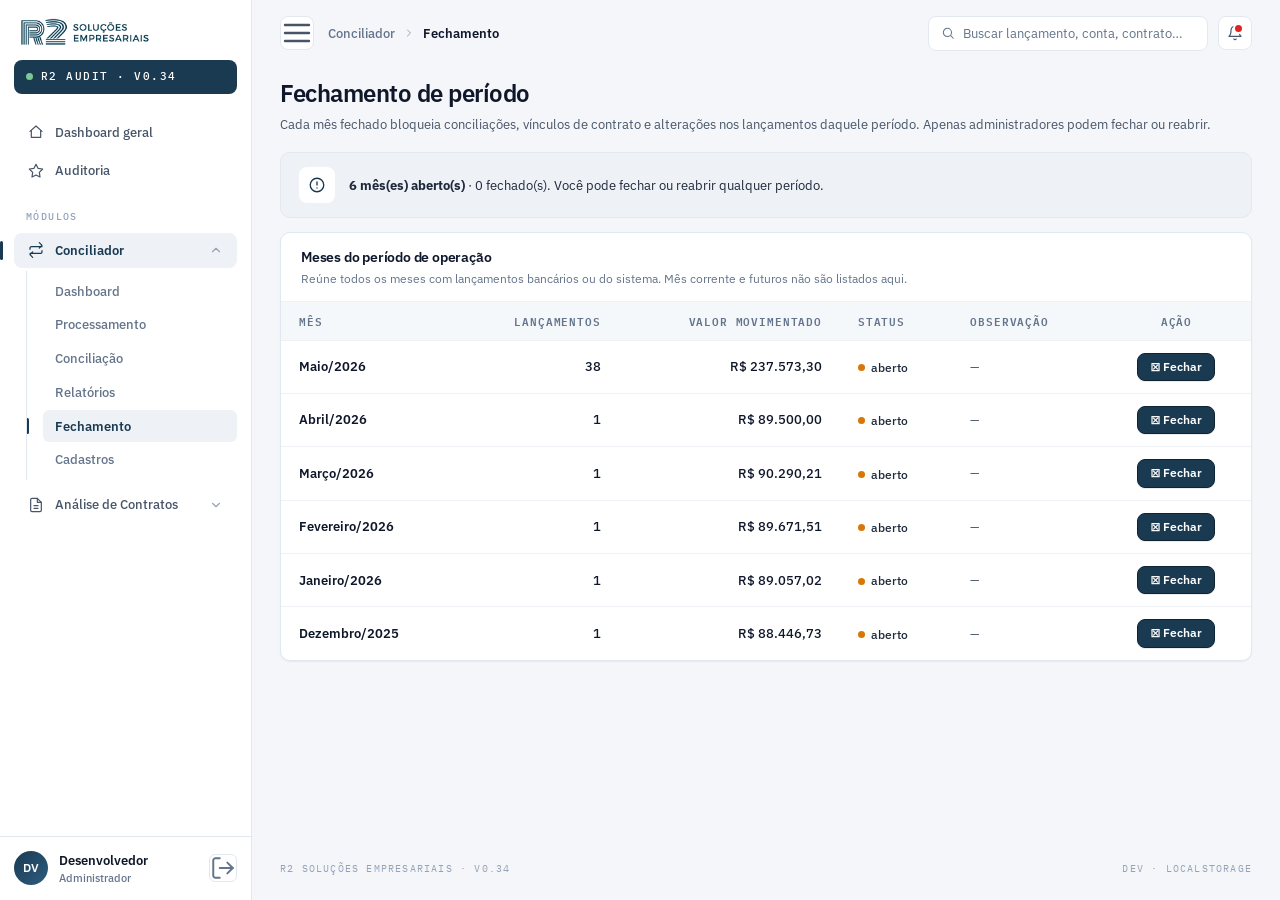
<file: conciliador/periodos.html>
<!DOCTYPE html>
<html lang="pt-BR">
<head>
<meta charset="UTF-8">
<meta name="viewport" content="width=device-width, initial-scale=1.0">
<title>Fechamento · R2 Audit</title>
<link rel="stylesheet" href="../styles/theme.css?v=0.34">
<link rel="stylesheet" href="../shared.css?v=0.34">
<style>
  .per-wrap { padding: 0; }
  .per-head { display: flex; align-items: flex-end; justify-content: space-between; gap: 16px; margin-bottom: 18px; flex-wrap: wrap; }
  .per-head h1 { font-size: 24px; font-weight: 600; letter-spacing: -0.02em; margin-bottom: 4px; }
  .per-head p { font-size: 13px; color: var(--ink-3); }
  .per-tbl { width: 100%; border-collapse: collapse; font-size: 13px; }
  .per-tbl thead th {
    background: var(--navy-tint);
    padding: 11px 18px;
    text-align: left;
    font-family: var(--font-mono);
    font-size: 10.5px;
    text-transform: uppercase;
    letter-spacing: 0.08em;
    color: var(--ink-4);
    font-weight: 600;
    border-bottom: 1px solid var(--line-2);
  }
  .per-tbl thead th.num    { text-align: right; }
  .per-tbl thead th.center { text-align: center; }
  .per-tbl tbody td {
    padding: 12px 18px;
    border-bottom: 1px solid var(--line-2);
    color: var(--ink-2);
  }
  .per-tbl tbody tr:last-child td { border-bottom: 0; }
  .per-tbl tbody tr.fechado { background: var(--navy-tint); }
  .per-tbl td.num { text-align: right; font-variant-numeric: tabular-nums; font-weight: 500; color: var(--ink-1); }
  .per-tbl td.center { text-align: center; }
  .per-tbl .mes-label { font-weight: 600; color: var(--ink-1); font-variant-numeric: tabular-nums; }
  .per-tbl .meta { font-size: 11px; color: var(--ink-4); margin-top: 2px; font-family: var(--font-mono); }
  .per-info-card {
    background: var(--navy-soft);
    border: 1px solid var(--line);
    border-radius: var(--r-lg);
    padding: 14px 18px;
    margin-bottom: 14px;
    display: flex;
    align-items: center;
    gap: 14px;
    color: var(--ink-2);
    font-size: 13px;
  }
  .per-info-card .ico {
    width: 36px; height: 36px;
    background: var(--surface);
    border-radius: var(--r-md);
    display: flex; align-items: center; justify-content: center;
    color: var(--navy);
    flex-shrink: 0;
  }
</style>
</head>
<body>

<div class="r2a-shell r2-app">
  <aside class="r2a-sidebar r2-side"></aside>

  <div class="r2a-main r2-main">
    <header class="r2a-topbar r2-top"></header>

    <div class="r2a-content r2-content">
      <section class="per-wrap">

        <div class="per-head">
          <div>
            <h1>Fechamento de período</h1>
            <p>Cada mês fechado bloqueia conciliações, vínculos de contrato e alterações nos lançamentos daquele período. Apenas administradores podem fechar ou reabrir.</p>
          </div>
        </div>

        <div class="per-info-card" id="info-card">
          <div class="ico">
            <svg viewBox="0 0 24 24" width="18" height="18" fill="none" stroke="currentColor" stroke-width="1.8" stroke-linecap="round" stroke-linejoin="round"><circle cx="12" cy="12" r="9"/><line x1="12" y1="8" x2="12" y2="12"/><line x1="12" y1="16" x2="12.01" y2="16"/></svg>
          </div>
          <div id="info-text">
            Carregando informações de fechamento…
          </div>
        </div>

        <div class="r2-card">
          <div class="r2-card__head">
            <div>
              <h3 class="r2-card__title">Meses do período de operação</h3>
              <div class="r2-card__hint">Reúne todos os meses com lançamentos bancários ou do sistema. Mês corrente e futuros não são listados aqui.</div>
            </div>
          </div>
          <div class="r2-card__body r2-card__body--flush">
            <table class="per-tbl">
              <thead>
                <tr>
                  <th>Mês</th>
                  <th class="num">Lançamentos</th>
                  <th class="num">Valor movimentado</th>
                  <th>Status</th>
                  <th>Observação</th>
                  <th class="center">Ação</th>
                </tr>
              </thead>
              <tbody id="tbody-per">
                <tr><td colspan="6" style="padding: 32px; text-align: center; color: var(--ink-4);">Carregando…</td></tr>
              </tbody>
            </table>
          </div>
        </div>

      </section>
    </div>

    <footer class="r2a-footer r2-footer"></footer>
  </div>
</div>

<!-- Modal genérico (estilo legado .r2a-modal compatível) -->
<div class="r2a-modal-backdrop" id="modal-per">
  <div class="r2a-modal" style="max-width: 480px;">
    <div class="r2a-modal-header">
      <h3 class="r2a-modal-title" id="modal-per-title">Fechar mês</h3>
      <button class="r2a-modal-close" id="modal-per-close" aria-label="Fechar">✕</button>
    </div>
    <div class="r2a-modal-body" id="modal-per-body"></div>
    <div class="r2a-modal-footer">
      <button class="r2-btn r2-btn--ghost" id="modal-per-cancel">Cancelar</button>
      <button class="r2-btn r2-btn--primary" id="modal-per-confirm">Confirmar</button>
    </div>
  </div>
</div>

<script src="../config.js?v=0.34"></script>
<script src="../shared.js?v=0.34"></script>
<script src="../mock-data.js?v=0.34"></script>
<script src="../data.js?v=0.34"></script>
<script>
  if (R2A.requireAuth()) {
    R2A.renderShell({ modulo: 'conciliador', item: 'periodos' });
    R2A.renderFooter();
    R2A.data.init();

    const u = R2A.session.user();
    const isAdmin = u.perfil === 'admin';

    const modal = document.getElementById('modal-per');
    const modalTitle = document.getElementById('modal-per-title');
    const modalBody = document.getElementById('modal-per-body');
    const modalConfirm = document.getElementById('modal-per-confirm');
    document.getElementById('modal-per-close').addEventListener('click', () => modal.classList.remove('open'));
    document.getElementById('modal-per-cancel').addEventListener('click', () => modal.classList.remove('open'));
    modal.addEventListener('click', e => { if (e.target === modal) modal.classList.remove('open'); });

    const meses = ['Janeiro','Fevereiro','Março','Abril','Maio','Junho','Julho','Agosto','Setembro','Outubro','Novembro','Dezembro'];
    function fmtMes(iso) { const [y, m] = iso.split('-'); return `${meses[+m - 1]}/${y}`; }

    async function render() {
      const C = R2A_CONFIG.COLLECTIONS;
      const banco = await R2A.data.list(C.LANCAMENTOS_BANCO);
      const sia   = await R2A.data.list(C.LANCAMENTOS_SIA);
      const periodos = await R2A.periodos.list();

      // Agrupa por mês
      const agg = new Map();
      function bump(iso, valor) {
        if (!iso) return;
        const mes = String(iso).slice(0, 7);
        if (!agg.has(mes)) agg.set(mes, { mes, qtd: 0, valor: 0 });
        const a = agg.get(mes); a.qtd++; a.valor += Math.abs(valor || 0);
      }
      banco.forEach(b => bump(b.data, b.valor));
      sia.forEach(s => bump(s.data, s.valor));

      const hoje = new Date();
      const mesAtual = `${hoje.getFullYear()}-${String(hoje.getMonth() + 1).padStart(2, '0')}`;

      // Só meses anteriores ao mês corrente
      const lista = Array.from(agg.values())
        .filter(a => a.mes < mesAtual)
        .sort((a, b) => b.mes.localeCompare(a.mes));

      const totalFechados = periodos.filter(p => p.status === 'fechado').length;
      const totalAbertos  = lista.length - totalFechados;
      document.getElementById('info-text').innerHTML = `
        <strong>${totalAbertos} mês(es) aberto(s)</strong> · ${totalFechados} fechado(s).
        ${isAdmin ? 'Você pode fechar ou reabrir qualquer período.' : 'Apenas administradores podem fechar ou reabrir períodos.'}
      `;

      const tbody = document.getElementById('tbody-per');
      if (lista.length === 0) {
        tbody.innerHTML = `<tr><td colspan="6" style="padding: 32px; text-align: center; color: var(--ink-4);">Nenhum mês com lançamentos · importe extratos para começar.</td></tr>`;
        return;
      }

      tbody.innerHTML = lista.map(a => {
        const p = periodos.find(x => x.mes === a.mes);
        const fechado = p && p.status === 'fechado';
        let meta = '';
        if (fechado) {
          meta = `<div class="meta">fechado em ${R2A.fmt.dataHora(p.fechado_em)} por ${p.fechado_por_nome || '—'}</div>`;
        } else if (p && p.reaberto_em) {
          meta = `<div class="meta">reaberto em ${R2A.fmt.dataHora(p.reaberto_em)} por ${p.reaberto_por_nome || '—'}</div>`;
        }
        const obs = p && p.observacao ? p.observacao : '—';
        const status = fechado
          ? '<span class="r2-status" data-kind="conciliado" style="color: var(--ink-2)">fechado</span>'
          : '<span class="r2-status" data-kind="pendente" style="color: var(--ink-2)">aberto</span>';
        const acao = !isAdmin
          ? '<span class="r2-mute" style="font-size: 11px;">apenas admin</span>'
          : fechado
            ? `<button class="r2-btn r2-btn--ghost r2-btn--sm" data-act="reabrir" data-mes="${a.mes}">↺ Reabrir</button>`
            : `<button class="r2-btn r2-btn--primary r2-btn--sm" data-act="fechar" data-mes="${a.mes}">⊠ Fechar</button>`;
        return `
          <tr class="${fechado ? 'fechado' : ''}">
            <td>
              <div class="mes-label">${fmtMes(a.mes)}</div>
              ${meta}
            </td>
            <td class="num">${a.qtd}</td>
            <td class="num">${R2A.fmt.moeda(a.valor, { sinal: false })}</td>
            <td>${status}</td>
            <td style="color: var(--ink-3); font-size: 12px;">${obs}</td>
            <td class="center">${acao}</td>
          </tr>
        `;
      }).join('');

      // Bind dos botões
      tbody.querySelectorAll('button[data-act]').forEach(btn => {
        btn.addEventListener('click', () => abrirModal(btn.dataset.act, btn.dataset.mes));
      });
    }

    function abrirModal(acao, mes) {
      const labelMes = fmtMes(mes);
      if (acao === 'fechar') {
        modalTitle.textContent = `Fechar ${labelMes}`;
        modalBody.innerHTML = `
          <p style="margin-bottom: 14px; color: var(--ink-3); font-size: 13px;">
            Fechar este mês vai bloquear: novas conciliações, alterações de status (ignorar/justificar/em análise),
            vínculos de parcela de contrato e reversões de lançamentos com data em <strong>${labelMes}</strong>.
            Você pode reabrir depois se necessário.
          </p>
          <div class="r2a-form">
            <div class="field">
              <label>Observação (opcional)</label>
              <input type="text" id="modal-per-obs" placeholder="Ex: fechamento contábil mensal" class="r2-input">
            </div>
          </div>
        `;
        modalConfirm.textContent = 'Fechar mês';
        modalConfirm.className = 'r2-btn r2-btn--primary';
        modalConfirm.onclick = async () => {
          const obs = document.getElementById('modal-per-obs').value.trim();
          try {
            await R2A.periodos.fechar(mes, obs);
            R2A.toast(`${labelMes} fechado`, 'success');
            modal.classList.remove('open');
            await render();
          } catch (e) {
            R2A.toast(e.message || 'Erro ao fechar', 'error');
          }
        };
      } else {
        modalTitle.textContent = `Reabrir ${labelMes}`;
        modalBody.innerHTML = `
          <p style="margin-bottom: 14px; color: var(--ink-3); font-size: 13px;">
            Reabrir <strong>${labelMes}</strong> volta a permitir alterações em lançamentos com essa data.
            Toda reabertura fica registrada na trilha de auditoria.
          </p>
          <div class="r2a-form">
            <div class="field">
              <label>Motivo da reabertura</label>
              <input type="text" id="modal-per-obs" placeholder="Ex: correção de lançamento de tarifa" class="r2-input">
            </div>
          </div>
        `;
        modalConfirm.textContent = 'Reabrir mês';
        modalConfirm.className = 'r2-btn r2-btn--danger';
        modalConfirm.onclick = async () => {
          const obs = document.getElementById('modal-per-obs').value.trim();
          try {
            await R2A.periodos.reabrir(mes, obs);
            R2A.toast(`${labelMes} reaberto`, 'success');
            modal.classList.remove('open');
            await render();
          } catch (e) {
            R2A.toast(e.message || 'Erro ao reabrir', 'error');
          }
        };
      }
      modal.classList.add('open');
    }

    render();
  }
</script>

</body>
</html>
</file>
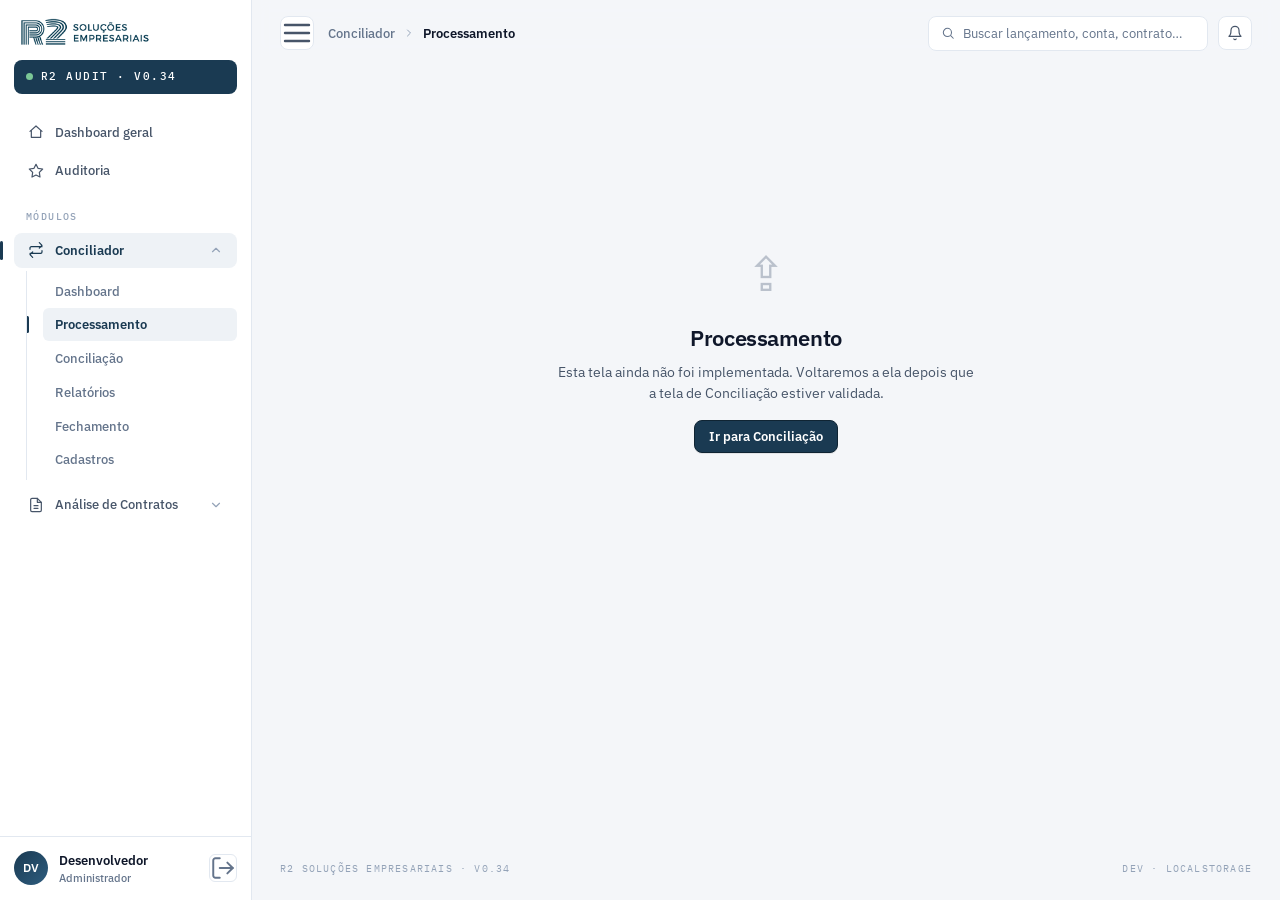
<file: conciliador/processamento.html>
<!DOCTYPE html>
<html lang="pt-BR">
<head>
<meta charset="UTF-8">
<meta name="viewport" content="width=device-width, initial-scale=1.0">
<title>Processamento · R2 Audit</title>
<link rel="stylesheet" href="../styles/theme.css?v=0.34">
<link rel="stylesheet" href="../shared.css?v=0.34">
</head>
<body>
<div class="r2a-shell">

  <aside class="r2a-sidebar"></aside>

  <div class="r2a-main">
    <header class="r2a-topbar"></header>

    <div class="r2a-content">
<div class="r2a-placeholder">
    <div style="font-size: 48px; margin-bottom: 12px; opacity: 0.4;">⇪</div>
    <h2>Processamento</h2>
    <p>Esta tela ainda não foi implementada. Voltaremos a ela depois que a tela de Conciliação estiver validada.</p>
    <a href="conciliacao.html" class="btn btn-primary">Ir para Conciliação</a>
  </div>
    </div>

    <footer class="r2a-footer"></footer>
  </div>

</div>
<script src="../config.js?v=0.34"></script>
<script src="../shared.js?v=0.34"></script>
<script>
  if (R2A.requireAuth()) {
    R2A.renderShell({ modulo: 'conciliador', item: 'processamento' });
    R2A.renderFooter();
  }
</script>
</body>
</html>
</file>
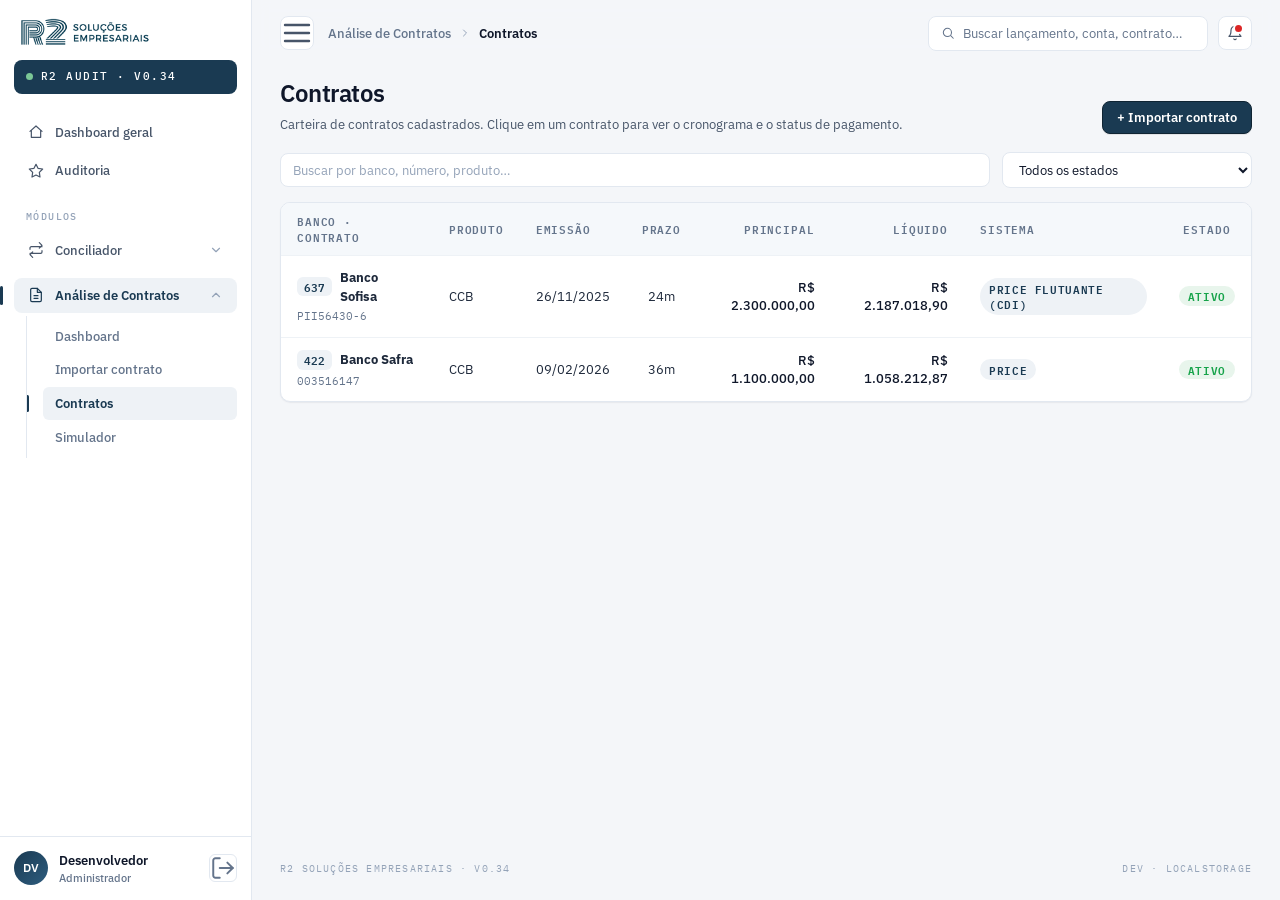
<file: contratos/contratos.html>
<!DOCTYPE html>
<html lang="pt-BR">
<head>
<meta charset="UTF-8">
<meta name="viewport" content="width=device-width, initial-scale=1.0">
<title>Contratos · R2 Audit</title>
<link rel="stylesheet" href="../styles/theme.css?v=0.34">
<link rel="stylesheet" href="../shared.css?v=0.34">
<link rel="stylesheet" href="contratos.css?v=0.34">
</head>
<body>

<div class="r2a-shell">
  <aside class="r2a-sidebar"></aside>

  <div class="r2a-main">
    <header class="r2a-topbar"></header>

    <div class="r2a-content">
      <section class="ct-wrap">

        <div class="ct-page-head">
          <div class="ct-page-title">
            <h1>Contratos</h1>
            <p>Carteira de contratos cadastrados. Clique em um contrato para ver o cronograma e o status de pagamento.</p>
          </div>
          <div class="ct-page-actions">
            <a href="upload.html" class="btn btn-primary">+ Importar contrato</a>
          </div>
        </div>

        <!-- Toolbar -->
        <div class="ct-list-toolbar">
          <input type="text" class="search" id="busca" placeholder="Buscar por banco, número, produto…">
          <select id="filtro-estado">
            <option value="all">Todos os estados</option>
            <option value="ativo">Ativos</option>
            <option value="quitado">Quitados</option>
            <option value="renegociado">Renegociados</option>
            <option value="inadimplente">Inadimplentes</option>
            <option value="cadeia">↺ Com cadeia (origem ou sucessor)</option>
          </select>
        </div>

        <!-- Lista -->
        <div class="ct-panel">
          <div class="ct-panel-body flush">
            <table class="ct-tbl">
              <thead>
                <tr>
                  <th>Banco · contrato</th>
                  <th>Produto</th>
                  <th>Emissão</th>
                  <th class="center">Prazo</th>
                  <th class="num">Principal</th>
                  <th class="num">Líquido</th>
                  <th>Sistema</th>
                  <th class="center">Estado</th>
                </tr>
              </thead>
              <tbody id="tbody"><!-- skeleton no init --></tbody>
            </table>
          </div>
        </div>

      </section>
    </div>

    <footer class="r2a-footer"></footer>
  </div>
</div>

<script src="../config.js?v=0.34"></script>
<script src="../shared.js?v=0.34"></script>
<script src="../mock-data.js?v=0.34"></script>
<script src="../data.js?v=0.34"></script>
<script src="contratos.js?v=0.34"></script>
<script>
  if (R2A.requireAuth()) {
    R2A.renderShell({ modulo: 'contratos', item: 'contratos' });
    R2A.renderFooter();
    R2A.data.init();

    let todos = [];

    function render(list) {
      const tbody = document.getElementById('tbody');
      if (list.length === 0) {
        const temFiltro = todos.length > 0;
        const empty = temFiltro
          ? R2A.emptyState({
              icon: '◌',
              titulo: 'Nenhum contrato encontrado',
              sub: 'Tente ajustar a busca ou o filtro de estado.',
              ctaText: 'Limpar filtros',
              ctaId: 'empty-cta-clear'
            })
          : R2A.emptyState({
              icon: '⊟',
              titulo: 'Nenhum contrato cadastrado ainda',
              sub: 'Importe um contrato em PDF ou cadastre um manualmente para começar a auditar parcelas.',
              ctaText: '+ Importar contrato',
              ctaHref: 'upload.html'
            });
        tbody.innerHTML = `<tr><td colspan="8" style="padding: 0;">${empty}</td></tr>`;
        const clear = document.getElementById('empty-cta-clear');
        if (clear) clear.addEventListener('click', () => {
          document.getElementById('busca').value = '';
          document.getElementById('filtro-estado').value = 'all';
          R2A.filtros.clear('contratos_lista');
          filtrar();
        });
        return;
      }
      // Conjunto de IDs que aparecem como origem de outro contrato (têm sucessor)
      const idsComSucessor = new Set(todos.filter(x => x.contrato_origem_id).map(x => x.contrato_origem_id));
      tbody.innerHTML = list.map(c => {
        const temOrigem = !!c.contrato_origem_id;
        const temSucessor = idsComSucessor.has(c.id);
        const badgeCadeia = (temOrigem || temSucessor)
          ? `<span class="ct-cadeia-badge" title="${temOrigem && temSucessor ? 'Tem origem e sucessor' : temOrigem ? 'Renegociação de outro contrato' : 'Foi renegociado'}">↺</span>`
          : '';
        return `
        <tr onclick="window.location.href='contrato.html?id=${c.id}'">
          <td>
            <div class="banco">
              <span class="banco-code">${c.banco_codigo_bacen || '—'}</span>
              <strong>${c.banco}</strong>
              ${badgeCadeia}
            </div>
            <div class="contrato-num">${c.numero_contrato}</div>
          </td>
          <td>${R2A.contratos.fmtProduto(c.produto)}</td>
          <td>${R2A.fmt.data(c.datas.emissao)}</td>
          <td class="center">${c.estrutura.prazo_meses}m</td>
          <td class="num">${R2A.fmt.moeda(c.valores.principal, { sinal: false })}</td>
          <td class="num">${c.valores.liquido_liberado ? R2A.fmt.moeda(c.valores.liquido_liberado, { sinal: false }) : '—'}</td>
          <td><span class="tag acc">${R2A.contratos.fmtSistema(c.estrutura.sistema_amortizacao_detectado)}</span></td>
          <td class="center"><span class="pill ${c.estado === 'ativo' ? 'conciliado' : 'pendente'}">${c.estado}</span></td>
        </tr>
      `;}).join('');
    }

    function filtrar() {
      const q = (document.getElementById('busca').value || '').toLowerCase().trim();
      const estado = document.getElementById('filtro-estado').value;
      // Persiste filtros entre visitas
      R2A.filtros.save('contratos_lista', { q, estado });
      // Pré-computa set de IDs com sucessor (para filtro 'cadeia')
      const idsComSucessor = new Set(todos.filter(x => x.contrato_origem_id).map(x => x.contrato_origem_id));
      const filtrados = todos.filter(c => {
        if (estado === 'cadeia') {
          // Mostra apenas contratos que têm origem OU sucessor
          if (!c.contrato_origem_id && !idsComSucessor.has(c.id)) return false;
        } else if (estado !== 'all' && c.estado !== estado) {
          return false;
        }
        if (!q) return true;
        return (
          c.banco.toLowerCase().includes(q) ||
          c.numero_contrato.toLowerCase().includes(q) ||
          (c.produto || '').toLowerCase().includes(q)
        );
      });
      render(filtrados);
    }

    (async function () {
      // Skeleton enquanto carrega
      document.getElementById('tbody').innerHTML = R2A.skeleton.rows(5, ['w-30','w-15','w-15','w-10','w-10','w-10','w-15','w-10']);
      todos = await R2A.contratos.list();
      // Restaura filtros salvos
      const persistidos = R2A.filtros.load('contratos_lista', { q: '', estado: 'all' });
      document.getElementById('busca').value = persistidos.q || '';
      document.getElementById('filtro-estado').value = persistidos.estado || 'all';
      filtrar();
      document.getElementById('busca').addEventListener('input', filtrar);
      document.getElementById('filtro-estado').addEventListener('change', filtrar);
    })();
  }
</script>

</body>
</html>
</file>
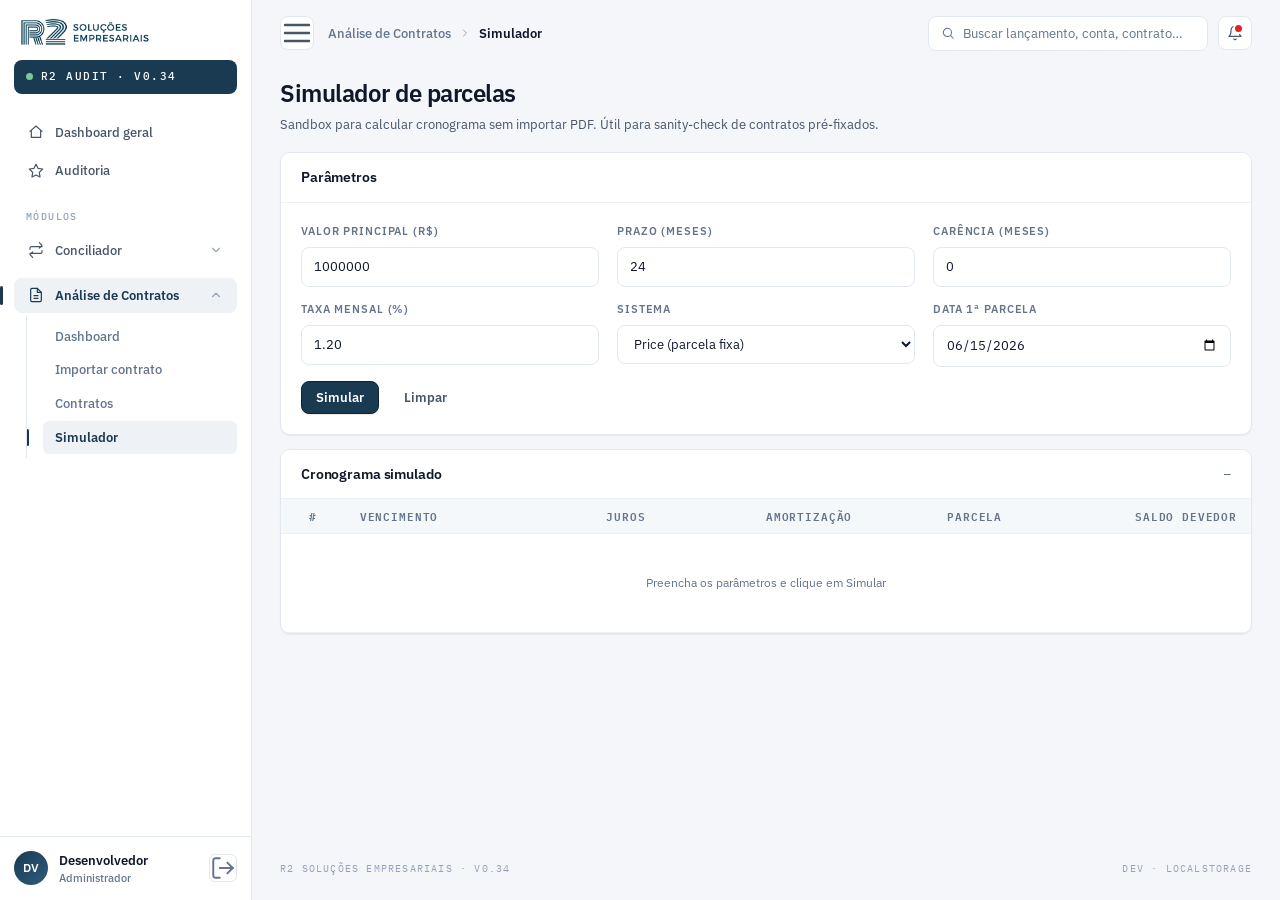
<file: contratos/simulador.html>
<!DOCTYPE html>
<html lang="pt-BR">
<head>
<meta charset="UTF-8">
<meta name="viewport" content="width=device-width, initial-scale=1.0">
<title>Simulador · R2 Audit</title>
<link rel="stylesheet" href="../styles/theme.css?v=0.34">
<link rel="stylesheet" href="../shared.css?v=0.34">
<link rel="stylesheet" href="contratos.css?v=0.34">
</head>
<body>

<div class="r2a-shell">
  <aside class="r2a-sidebar"></aside>

  <div class="r2a-main">
    <header class="r2a-topbar"></header>

    <div class="r2a-content">
      <section class="ct-wrap">

        <div class="ct-page-head">
          <div class="ct-page-title">
            <h1>Simulador de parcelas</h1>
            <p>Sandbox para calcular cronograma sem importar PDF. Útil para sanity-check de contratos pré-fixados.</p>
          </div>
        </div>

        <div class="ct-panel">
          <div class="ct-panel-head"><div><h3>Parâmetros</h3></div></div>
          <div class="ct-panel-body">
            <div class="ct-sim-form">
              <div class="field">
                <label>Valor principal (R$)</label>
                <input type="number" id="s-principal" value="1000000" step="1000">
              </div>
              <div class="field">
                <label>Prazo (meses)</label>
                <input type="number" id="s-prazo" value="24" min="1" max="120">
              </div>
              <div class="field">
                <label>Carência (meses)</label>
                <input type="number" id="s-carencia" value="0" min="0" max="24">
              </div>
              <div class="field">
                <label>Taxa mensal (%)</label>
                <input type="number" id="s-taxa" value="1.20" step="0.01">
              </div>
              <div class="field">
                <label>Sistema</label>
                <select id="s-sistema">
                  <option value="price">Price (parcela fixa)</option>
                  <option value="sac">SAC (amortização constante)</option>
                </select>
              </div>
              <div class="field">
                <label>Data 1ª parcela</label>
                <input type="date" id="s-data" value="2026-06-15">
              </div>
            </div>
            <div style="margin-top: 14px; display: flex; gap: 10px;">
              <button class="btn btn-primary" id="btn-simular">Simular</button>
              <button class="btn btn-ghost" id="btn-limpar">Limpar</button>
            </div>
          </div>
        </div>

        <div class="ct-panel">
          <div class="ct-panel-head">
            <div><h3>Cronograma simulado</h3></div>
            <div class="sub" id="resumo-sub">—</div>
          </div>
          <div class="ct-panel-body flush">
            <div class="ct-cronograma">
              <table>
                <thead>
                  <tr>
                    <th class="center">#</th>
                    <th>Vencimento</th>
                    <th class="num">Juros</th>
                    <th class="num">Amortização</th>
                    <th class="num">Parcela</th>
                    <th class="num">Saldo devedor</th>
                  </tr>
                </thead>
                <tbody id="sim-tbody">
                  <tr><td colspan="6" class="center" style="padding: 40px; color: var(--muted);">Preencha os parâmetros e clique em Simular</td></tr>
                </tbody>
              </table>
            </div>
          </div>
        </div>

      </section>
    </div>

    <footer class="r2a-footer"></footer>
  </div>
</div>

<script src="../config.js?v=0.34"></script>
<script src="../shared.js?v=0.34"></script>
<script src="../mock-data.js?v=0.34"></script>
<script src="../data.js?v=0.34"></script>
<script src="contratos.js?v=0.34"></script>
<script>
  if (R2A.requireAuth()) {
    R2A.renderShell({ modulo: 'contratos', item: 'simulador' });
    R2A.renderFooter();
    R2A.data.init();

    // Fase 3: calcula via R2A.amortizacao (utilitário global em shared.js)
    function simular() {
      const principal = parseFloat(document.getElementById('s-principal').value) || 0;
      const prazo = parseInt(document.getElementById('s-prazo').value) || 0;
      const carencia = parseInt(document.getElementById('s-carencia').value) || 0;
      const taxa = (parseFloat(document.getElementById('s-taxa').value) || 0) / 100;
      const sistema = document.getElementById('s-sistema').value;
      const dataIni = document.getElementById('s-data').value;

      if (principal <= 0 || prazo <= 0 || taxa <= 0) {
        R2A.toast('Preencha principal, prazo e taxa', 'warning');
        return;
      }

      const fn = sistema === 'sac' ? R2A.amortizacao.sac : R2A.amortizacao.price;
      const cronograma = fn.call(R2A.amortizacao, principal, taxa, prazo, carencia);

      const totalJuros = cronograma.reduce((s, p) => s + p.juros, 0);
      const totalParc = cronograma.reduce((s, p) => s + p.parcela, 0);
      document.getElementById('resumo-sub').textContent =
        `Total pago ${R2A.fmt.moeda(totalParc, { sinal: false })} · juros ${R2A.fmt.moeda(totalJuros, { sinal: false })}`;

      const tbody = document.getElementById('sim-tbody');
      tbody.innerHTML = cronograma.map((p, idx) => `
        <tr class="${p.amort === 0 ? 'carencia' : ''}">
          <td class="center">${p.n}</td>
          <td>${R2A.fmt.data(R2A.amortizacao.addMeses(dataIni, idx))}</td>
          <td class="num">${R2A.fmt.moeda(p.juros, { sinal: false })}</td>
          <td class="num">${p.amort > 0 ? R2A.fmt.moeda(p.amort, { sinal: false }) : '—'}</td>
          <td class="num">${R2A.fmt.moeda(p.parcela, { sinal: false })}</td>
          <td class="num">${R2A.fmt.moeda(p.saldo, { sinal: false })}</td>
        </tr>
      `).join('');
    }

    function limpar() {
      document.getElementById('sim-tbody').innerHTML =
        `<tr><td colspan="6" class="center" style="padding: 40px; color: var(--muted);">Preencha os parâmetros e clique em Simular</td></tr>`;
      document.getElementById('resumo-sub').textContent = '—';
    }

    document.getElementById('btn-simular').addEventListener('click', simular);
    document.getElementById('btn-limpar').addEventListener('click', limpar);
  }
</script>

</body>
</html>
</file>
<file: styles/theme.css>
/* ============================================================
   R2 Audit · theme.css
   Direção visual D2 · SaaS moderno · navy + tabular nums + IBM Plex
   Esta é a fonte da verdade dos tokens. Não duplicar valores nas páginas.
   ============================================================ */

@import url('https://fonts.googleapis.com/css2?family=IBM+Plex+Sans:wght@300;400;500;600;700&family=IBM+Plex+Mono:wght@400;500&display=swap');

:root {
  /* Brand */
  --navy:        #1A3A52;
  --navy-2:      #244B68;
  --navy-deep:   #0F2433;
  --navy-soft:   #EEF2F6;
  --navy-tint:   #F5F8FB;

  /* Ink (texto) */
  --ink-1: #0F172A;
  --ink-2: #1E293B;
  --ink-3: #475569;
  --ink-4: #64748B;
  --ink-5: #94A3B8;

  /* Surfaces */
  --bg:      #F4F6F9;
  --surface: #FFFFFF;
  --line:    #E2E8F0;
  --line-2:  #EEF2F6;

  /* Estados */
  --ok:        #16A34A;  --ok-soft:   #E8F5EC;
  --warn:      #D97706;  --warn-soft: #FBF3E5;
  --err:       #DC2626;  --err-soft:  #FCEBEB;
  --info:      #0891B2;  --info-soft: #E0F2F7;
  --ambig:     #A855F7;  --ambig-soft:#F3E8FF;

  /* Tipografia */
  --font-sans: 'IBM Plex Sans', system-ui, -apple-system, 'Segoe UI', Roboto, sans-serif;
  --font-mono: 'IBM Plex Mono', ui-monospace, Menlo, Consolas, monospace;

  /* Sombras (duas camadas, sutis) */
  --shadow-card: 0 1px 2px rgba(15,23,42,.04), 0 1px 0 rgba(15,23,42,.02);
  --shadow-pop:  0 4px 12px rgba(15,23,42,.06), 0 1px 0 rgba(15,23,42,.03);

  /* Raios */
  --r-sm: 6px;
  --r-md: 8px;
  --r-lg: 10px;
  --r-xl: 12px;

  /* Compat — tokens legados resolvidos para os novos (mantém shared.css antiga funcionando) */
  --bg-canvas: var(--bg);
  --primary: var(--navy);
  --primary-light: var(--navy-2);
  --primary-dark: var(--navy-deep);
  --accent: var(--navy);
  --accent-dim: var(--navy-deep);
  --highlight: var(--navy);
  --highlight-dim: var(--navy-deep);
  --text: var(--ink-1);
  --text-2: var(--ink-3);
  --text-dim: var(--ink-3);
  --muted: var(--ink-4);
  --text-muted: var(--ink-4);
  --accent-text: var(--navy);
  --highlight-text: var(--navy);
  --surface-2: var(--navy-tint);
  --surface-3: var(--line-2);
  --neutral-bg: var(--line-2);
  --border: var(--line);
  --border-strong: var(--ink-5);
  --shadow-sm: var(--shadow-card);
  --shadow: var(--shadow-card);
  --shadow-lg: var(--shadow-pop);
  --radius: var(--r-md);
  --radius-lg: var(--r-lg);
  --accent-bg: var(--navy-soft);
  --accent-bg-strong: var(--navy-soft);
  --accent-glow: rgba(26,58,82,0.12);
  --highlight-bg: var(--navy-soft);
  --highlight-bg-strong: var(--navy-soft);
  --highlight-glow: rgba(26,58,82,0.12);
  --success: var(--ok);
  --success-text: var(--ok);
  --success-bg: var(--ok-soft);
  --warning: var(--warn);
  --warning-bg: var(--warn-soft);
  --danger: var(--err);
  --danger-text: var(--err);
  --danger-bg: var(--err-soft);
  --violet: var(--ambig);
  --violet-text: var(--ambig);
  --violet-bg: var(--ambig-soft);
  --gray-grad-dark: var(--navy-deep);
  --gray-grad-mid: var(--navy);
  --gray-grad-light: var(--ink-4);
  --gray-grad-fade: var(--line);
  --gray-glow: rgba(15,23,42,0.06);
  --gray-glow-strong: rgba(15,23,42,0.10);
}

* { box-sizing: border-box; margin: 0; padding: 0; }
html, body { height: 100%; }

body {
  font-family: var(--font-sans);
  font-size: 13.5px;
  line-height: 1.5;
  color: var(--ink-2);
  background: var(--bg);
  -webkit-font-smoothing: antialiased;
  text-rendering: optimizeLegibility;
}

h1, h2, h3, h4 { color: var(--ink-1); letter-spacing: -0.015em; font-weight: 600; margin: 0; }
h1 { font-size: 24px; }
h2 { font-size: 18px; }
h3 { font-size: 14px; }

.r2-mono, code, kbd { font-family: var(--font-mono); }
.r2-num { font-variant-numeric: tabular-nums; }

::placeholder { color: var(--ink-5); }

/* Foco visível consistente em todos elementos interativos */
:where(button, a, input, select, textarea, [tabindex]):focus-visible {
  outline: none;
  box-shadow: 0 0 0 3px rgba(26, 58, 82, 0.30);
  border-radius: var(--r-sm);
}
.r2-side__item:focus-visible,
.r2-side__sub a:focus-visible {
  box-shadow: inset 0 0 0 2px var(--navy);
  border-radius: var(--r-md);
}

/* Skip link · primeira parada do Tab */
.r2-skip {
  position: absolute;
  left: 8px;
  top: -40px;
  z-index: 9999;
  background: var(--navy);
  color: #fff;
  padding: 8px 14px;
  border-radius: var(--r-md);
  font-size: 12.5px;
  font-weight: 600;
  text-decoration: none;
  transition: top .15s;
}
.r2-skip:focus { top: 8px; outline: 2px solid var(--ink-1); outline-offset: 2px; }

/* Visually hidden helper · acessível mas invisível visualmente */
.r2-sr-only {
  position: absolute;
  width: 1px; height: 1px;
  padding: 0; margin: -1px;
  overflow: hidden;
  clip: rect(0,0,0,0);
  white-space: nowrap;
  border: 0;
}

/* ============================================================
   SHELL · sidebar + topbar (estrutura nova .r2-side / .r2-top)
   Aliases: .r2a-shell .r2a-sidebar .r2a-topbar .r2a-main .r2a-content .r2a-footer
   ============================================================ */
.r2-app,
.r2a-shell {
  display: grid;
  grid-template-columns: var(--sidebar-w, 252px) 1fr;
  min-height: 100vh;
  transition: grid-template-columns .2s ease;
}
.r2-app.is-collapsed,
.r2a-shell.sidebar-collapsed { grid-template-columns: 76px 1fr; }

.r2a-shell .r2a-sidebar { /* aplicado abaixo via aliases */ }

.r2-side,
.r2a-sidebar {
  background: var(--surface);
  border-right: 1px solid var(--line);
  display: flex;
  flex-direction: column;
  position: sticky;
  top: 0;
  height: 100vh;
  overflow: hidden;
  z-index: 50;
}

.r2-side__brand {
  padding: 18px 20px 14px;
  display: flex;
  align-items: center;
  gap: 10px;
}
.r2-side__brand img { max-width: 130px; max-height: 30px; width: auto; height: auto; display: block; }
.r2-app.is-collapsed .r2-side__brand { padding: 18px 14px 14px; justify-content: center; }
.r2-app.is-collapsed .r2-side__brand img { max-width: 36px; max-height: 36px; }

.r2-side__pill {
  margin: 0 14px 16px;
  padding: 9px 12px;
  background: var(--navy);
  color: #fff;
  border-radius: var(--r-md);
  font-family: var(--font-mono);
  font-size: 10.5px;
  font-weight: 500;
  text-transform: uppercase;
  letter-spacing: 0.14em;
  display: inline-flex;
  align-items: center;
  gap: 8px;
}
.r2-side__pill .dot {
  width: 7px; height: 7px;
  background: #7BC796;
  border-radius: 999px;
  flex-shrink: 0;
}
.r2-app.is-collapsed .r2-side__pill { display: none; }

.r2-side__nav {
  flex: 1;
  padding: 4px 14px;
  overflow-y: auto;
  display: flex;
  flex-direction: column;
  gap: 1px;
}
.r2-side__nav::-webkit-scrollbar { width: 5px; }
.r2-side__nav::-webkit-scrollbar-thumb { background: var(--line); border-radius: 999px; }

.r2-side__group {
  font-family: var(--font-mono);
  font-size: 10px;
  font-weight: 500;
  text-transform: uppercase;
  letter-spacing: 0.14em;
  color: var(--ink-5);
  padding: 18px 12px 8px;
}

.r2-side__item {
  display: flex;
  align-items: center;
  gap: 11px;
  padding: 9px 14px;
  border-radius: var(--r-md);
  text-decoration: none;
  color: var(--ink-3);
  font-size: 13px;
  font-weight: 500;
  cursor: pointer;
  border: 0;
  background: transparent;
  font-family: inherit;
  width: 100%;
  text-align: left;
  position: relative;
  transition: background .12s, color .12s;
}
.r2-side__item:hover { background: var(--navy-tint); color: var(--ink-1); }
.r2-side__item .chev {
  margin-left: auto;
  width: 14px; height: 14px;
  color: var(--ink-5);
  transition: transform .2s;
}
.r2-side__item.is-expanded .chev { transform: rotate(180deg); }

.r2-side__item svg { width: 16px; height: 16px; flex-shrink: 0; }

.r2-side__item.is-active {
  background: var(--navy-soft);
  color: var(--navy);
  font-weight: 600;
}
.r2-side__item.is-active::before {
  content: '';
  position: absolute;
  left: -14px;
  top: 8px;
  bottom: 8px;
  width: 3px;
  background: var(--navy);
  border-radius: 999px;
}

.r2-side__sub {
  margin: 2px 0 6px 12px;
  padding-left: 16px;
  border-left: 1px solid var(--line);
  display: flex;
  flex-direction: column;
  gap: 1px;
  max-height: 0;
  overflow: hidden;
  transition: max-height .25s ease;
}
.r2-side__sub.is-open { max-height: 360px; padding-top: 4px; padding-bottom: 4px; }

.r2-side__sub a {
  padding: 7px 12px;
  border-radius: var(--r-sm);
  text-decoration: none;
  color: var(--ink-4);
  font-size: 12.5px;
  font-weight: 500;
  position: relative;
  transition: background .12s, color .12s;
}
.r2-side__sub a:hover { background: var(--navy-tint); color: var(--ink-2); }
.r2-side__sub a.is-active {
  background: var(--navy-soft);
  color: var(--navy);
  font-weight: 600;
}
.r2-side__sub a.is-active::before {
  content: '';
  position: absolute;
  left: -17px;
  top: 8px;
  bottom: 8px;
  width: 3px;
  background: var(--navy);
  border-radius: 999px;
}

.r2-side__user {
  border-top: 1px solid var(--line);
  padding: 14px;
  display: flex;
  align-items: center;
  gap: 11px;
}
.r2-side__user .avatar {
  width: 34px; height: 34px;
  border-radius: 999px;
  background: linear-gradient(135deg, #1A3A52, #2E5C7E);
  color: #fff;
  display: flex; align-items: center; justify-content: center;
  font-size: 12px; font-weight: 600;
  letter-spacing: 0.02em;
  flex-shrink: 0;
}
.r2-side__user .meta { flex: 1; min-width: 0; }
.r2-side__user .name {
  font-size: 12.5px;
  font-weight: 600;
  color: var(--ink-1);
  white-space: nowrap;
  overflow: hidden;
  text-overflow: ellipsis;
}
.r2-side__user .role {
  font-size: 11px;
  color: var(--ink-4);
  font-weight: 500;
}
.r2-side__user .logout {
  background: transparent;
  border: 1px solid var(--line);
  border-radius: var(--r-sm);
  width: 28px; height: 28px;
  display: flex; align-items: center; justify-content: center;
  color: var(--ink-4);
  cursor: pointer;
  transition: background .12s, color .12s;
}
.r2-side__user .logout:hover { background: var(--err-soft); color: var(--err); border-color: #F4C7C7; }
.r2-app.is-collapsed .r2-side__user .meta,
.r2-app.is-collapsed .r2-side__user .logout { display: none; }
.r2-app.is-collapsed .r2-side__user { justify-content: center; }
.r2-app.is-collapsed .r2-side__item span,
.r2-app.is-collapsed .r2-side__item .chev,
.r2-app.is-collapsed .r2-side__group,
.r2-app.is-collapsed .r2-side__sub { display: none; }
.r2-app.is-collapsed .r2-side__item { justify-content: center; padding: 11px; }
.r2-app.is-collapsed .r2-side__item.is-active::before { left: -8px; }

/* MAIN AREA */
.r2-main,
.r2a-main {
  display: flex;
  flex-direction: column;
  min-width: 0;
  background: var(--bg);
  min-height: 100vh;
}

.r2-top,
.r2a-topbar {
  padding: 16px 28px 6px;
  display: flex;
  align-items: center;
  gap: 16px;
  position: sticky;
  top: 0;
  z-index: 40;
  backdrop-filter: blur(8px);
  background: rgba(244,246,249,0.85);
  border: 0;
  box-shadow: none;
  height: auto;
}
.r2-top__left { display: flex; align-items: center; gap: 14px; flex: 1; }
.r2-top__right { display: flex; align-items: center; gap: 10px; }

.r2-top__menu {
  width: 34px; height: 34px;
  background: var(--surface);
  border: 1px solid var(--line);
  border-radius: var(--r-md);
  cursor: pointer;
  color: var(--ink-3);
  display: flex; align-items: center; justify-content: center;
  font-size: 16px;
  transition: background .12s;
}
.r2-top__menu:hover { background: var(--navy-tint); }

.r2-crumbs {
  display: flex;
  align-items: center;
  gap: 8px;
  font-size: 13px;
}
.r2-crumbs span {
  color: var(--ink-4);
  font-weight: 500;
}
.r2-crumbs span.is-current {
  color: var(--ink-1);
  font-weight: 600;
}
.r2-crumbs svg, .r2-crumbs .sep {
  width: 12px; height: 12px;
  color: var(--ink-5);
}

.r2-search {
  display: flex;
  align-items: center;
  gap: 8px;
  width: 280px;
  padding: 7px 12px;
  background: var(--surface);
  border: 1px solid var(--line);
  border-radius: var(--r-md);
  color: var(--ink-4);
  font-size: 12.5px;
}
.r2-search svg { width: 14px; height: 14px; flex-shrink: 0; }
.r2-search input {
  flex: 1;
  border: 0;
  outline: none;
  background: transparent;
  font: inherit;
  color: var(--ink-2);
}
.r2-search input::placeholder { color: var(--ink-4); }

.r2-icon-btn {
  width: 34px; height: 34px;
  background: var(--surface);
  border: 1px solid var(--line);
  border-radius: var(--r-md);
  cursor: pointer;
  color: var(--ink-3);
  display: flex; align-items: center; justify-content: center;
  position: relative;
  transition: background .12s;
}
.r2-icon-btn:hover { background: var(--navy-tint); }
.r2-icon-btn.has-dot::after {
  content: '';
  position: absolute;
  top: 6px; right: 7px;
  width: 7px; height: 7px;
  background: var(--err);
  border: 2px solid var(--surface);
  border-radius: 999px;
}
.r2-icon-btn svg { width: 16px; height: 16px; }

.r2-content,
.r2a-content {
  flex: 1;
  padding: 18px 28px 32px;
  min-width: 0;
  overflow-y: visible;
  overflow-x: hidden;
  animation: r2-fadein .22s ease-out;
}
@keyframes r2-fadein {
  from { opacity: 0; transform: translateY(4px); }
  to   { opacity: 1; transform: translateY(0); }
}
@media (prefers-reduced-motion: reduce) {
  .r2-content, .r2a-content { animation: none; }
}

.r2-footer,
.r2a-footer {
  background: transparent;
  border: 0;
  padding: 14px 28px 24px;
  font-family: var(--font-mono);
  font-size: 10px;
  letter-spacing: 0.12em;
  color: var(--ink-5);
  text-transform: uppercase;
  display: flex;
  justify-content: space-between;
  align-items: center;
}

/* ============================================================
   COMPONENTES
   ============================================================ */

/* Card */
.r2-card {
  background: var(--surface);
  border: 1px solid var(--line);
  border-radius: var(--r-lg);
  box-shadow: var(--shadow-card);
  overflow: hidden;
}
.r2-card__head {
  padding: 14px 20px;
  border-bottom: 1px solid var(--line-2);
  display: flex; align-items: center; justify-content: space-between;
  gap: 12px;
}
.r2-card__title { font-size: 13.5px; font-weight: 600; color: var(--ink-1); margin: 0; }
.r2-card__hint  { font-size: 11.5px; color: var(--ink-4); margin-top: 2px; font-weight: 400; }
.r2-card__body  { padding: 20px; }
.r2-card__body--flush { padding: 0; }
.r2-card__body--tight { padding: 10px 14px; }

/* KPI */
.r2-kpi {
  background: var(--surface);
  border: 1px solid var(--line);
  border-radius: var(--r-lg);
  box-shadow: var(--shadow-card);
  padding: 18px 20px;
}
.r2-kpi__head {
  display: flex;
  align-items: center;
  justify-content: space-between;
  margin-bottom: 12px;
}
.r2-kpi__label {
  font-size: 11px;
  font-weight: 600;
  text-transform: uppercase;
  letter-spacing: 0.08em;
  color: var(--ink-4);
}
.r2-kpi__icon {
  width: 30px; height: 30px;
  background: var(--navy-tint);
  color: var(--navy);
  border-radius: var(--r-md);
  display: flex; align-items: center; justify-content: center;
}
.r2-kpi__icon svg { width: 15px; height: 15px; }
.r2-kpi__row {
  display: flex;
  align-items: baseline;
  gap: 10px;
  flex-wrap: wrap;
}
.r2-kpi__value {
  font-size: 28px;
  font-weight: 600;
  color: var(--ink-1);
  letter-spacing: -0.015em;
  font-variant-numeric: tabular-nums;
}
.r2-kpi__value .unit { font-size: 14px; font-weight: 500; color: var(--ink-4); margin-left: 3px; }
.r2-kpi__delta {
  font-size: 11.5px;
  font-weight: 600;
  display: inline-flex;
  align-items: center;
  gap: 2px;
}
.r2-kpi__delta--up   { color: var(--ok); }
.r2-kpi__delta--down { color: var(--err); }
.r2-kpi__delta--flat { color: var(--ink-4); }
.r2-kpi__sub {
  font-size: 11.5px;
  color: var(--ink-4);
  margin-top: 6px;
}

/* Botões */
.r2-btn {
  display: inline-flex;
  align-items: center;
  gap: 7px;
  padding: 8px 14px;
  border-radius: var(--r-md);
  font-size: 12.5px;
  font-weight: 600;
  border: 1px solid transparent;
  cursor: pointer;
  font-family: inherit;
  text-decoration: none;
  transition: background .12s, border-color .12s, color .12s;
  white-space: nowrap;
  line-height: 1.2;
}
.r2-btn:disabled { opacity: 0.45; cursor: not-allowed; }
.r2-btn--sm { padding: 6px 12px; font-size: 12px; }
.r2-btn--xs { padding: 4px 10px; font-size: 11px; }

.r2-btn--primary {
  background: var(--navy);
  color: #fff;
  border-color: var(--navy-deep);
  box-shadow: 0 1px 0 rgba(0,0,0,.08);
}
.r2-btn--primary:hover:not(:disabled) { background: var(--navy-deep); }

.r2-btn--success {
  background: var(--ok);
  color: #fff;
  border-color: #128A3D;
  box-shadow: 0 1px 0 rgba(0,0,0,.08);
}
.r2-btn--success:hover:not(:disabled) { background: #128A3D; }

.r2-btn--ghost {
  background: var(--surface);
  color: var(--ink-2);
  border-color: var(--line);
}
.r2-btn--ghost:hover:not(:disabled) { background: var(--navy-tint); border-color: var(--ink-5); }

.r2-btn--quiet {
  background: transparent;
  color: var(--ink-3);
  border: 0;
}
.r2-btn--quiet:hover:not(:disabled) { background: var(--navy-tint); color: var(--ink-1); }

.r2-btn--danger {
  background: var(--surface);
  color: var(--err);
  border-color: #F4C7C7;
}
.r2-btn--danger:hover:not(:disabled) { background: var(--err-soft); }

.r2-btn--hero {
  background: rgba(255,255,255,.95);
  color: var(--navy);
  border-color: transparent;
  font-weight: 600;
}
.r2-btn--hero:hover { background: #fff; }
.r2-btn--hero-ghost {
  background: transparent;
  color: #fff;
  border-color: rgba(255,255,255,.25);
}
.r2-btn--hero-ghost:hover { background: rgba(255,255,255,.10); border-color: rgba(255,255,255,.45); }

/* Badge / status */
.r2-status {
  display: inline-flex;
  align-items: center;
  gap: 6px;
  font-size: 11.5px;
  color: var(--ink-2);
  font-weight: 500;
  white-space: nowrap;
}
.r2-status::before {
  content: '';
  width: 7px; height: 7px;
  border-radius: 999px;
  background: var(--ink-5);
  flex-shrink: 0;
}
.r2-status[data-kind="pendente"]::before     { background: #D97706; }
.r2-status[data-kind="conciliado"]::before   { background: #16A34A; }
.r2-status[data-kind="ambiguo"]::before      { background: #A855F7; }
.r2-status[data-kind="erro"]::before,
.r2-status[data-kind="atraso"]::before       { background: #DC2626; }
.r2-status[data-kind="justificado"]::before  { background: #0891B2; }
.r2-status[data-kind="ignorado"]::before     { background: #94A3B8; }
.r2-status[data-kind="analise"]::before      { background: #A855F7; }
.r2-status[data-kind="carencia"]::before     { background: #94A3B8; }
.r2-status[data-kind="aberta"]::before       { background: #94A3B8; }
.r2-status[data-kind="pago"]::before         { background: #16A34A; }
.r2-status[data-kind="pago_menor"]::before   { background: #D97706; }
.r2-status[data-kind="pago_maior"]::before   { background: #A855F7; }

/* Pílula uppercase (ATIVO, EM BREVE, badges de tag) */
.r2-pill {
  display: inline-flex;
  align-items: center;
  gap: 5px;
  font-size: 10.5px;
  font-weight: 600;
  letter-spacing: 0.06em;
  text-transform: uppercase;
  padding: 3px 9px;
  border-radius: 999px;
  background: var(--navy-soft);
  color: var(--navy);
}
.r2-pill--ok    { background: var(--ok-soft);    color: var(--ok); }
.r2-pill--warn  { background: var(--warn-soft);  color: var(--warn); }
.r2-pill--err   { background: var(--err-soft);   color: var(--err); }
.r2-pill--info  { background: var(--info-soft);  color: var(--info); }
.r2-pill--ambig { background: var(--ambig-soft); color: var(--ambig); }
.r2-pill--mute  { background: var(--line-2);     color: var(--ink-4); }
.r2-pill .dot {
  width: 6px; height: 6px;
  background: currentColor;
  border-radius: 999px;
  opacity: 0.85;
}

/* Tabela */
.r2-table {
  width: 100%;
  border-collapse: collapse;
  font-size: 12.5px;
}
.r2-table thead th {
  text-align: left;
  padding: 10px 18px;
  background: var(--navy-tint);
  font-size: 10.5px;
  font-weight: 600;
  letter-spacing: 0.10em;
  text-transform: uppercase;
  color: var(--ink-4);
  border-bottom: 1px solid var(--line-2);
  position: sticky;
  top: 0;
  z-index: 1;
}
.r2-table thead th.num    { text-align: right; }
.r2-table thead th.center { text-align: center; }
.r2-table tbody td {
  padding: 12px 18px;
  border-bottom: 1px solid var(--line-2);
  color: var(--ink-2);
  vertical-align: middle;
}
.r2-table tbody tr:last-child td { border-bottom: 0; }
.r2-table tbody tr:hover { background: var(--navy-tint); }
.r2-table .num {
  text-align: right;
  font-variant-numeric: tabular-nums;
  font-weight: 500;
  color: var(--ink-1);
}
.r2-table .num.is-neg { color: var(--err); }
.r2-table .num.is-pos { color: var(--ok); }
.r2-table .date {
  color: var(--ink-4);
  font-family: var(--font-mono);
  font-size: 11.5px;
}
.r2-table .center { text-align: center; }
.r2-table tbody tr.is-row-warn  { background: var(--warn-soft); }
.r2-table tbody tr.is-row-err   { background: var(--err-soft); }
.r2-table tbody tr.is-carencia td { color: var(--ink-4); font-style: italic; }

/* Filterbar */
.r2-filterbar {
  display: flex;
  align-items: center;
  gap: 16px;
  padding: 12px 18px;
  margin-bottom: 14px;
  flex-wrap: wrap;
}
.r2-filterbar .field { display: flex; align-items: center; gap: 10px; }
.r2-filterbar .label {
  font-size: 10.5px;
  font-weight: 600;
  text-transform: uppercase;
  letter-spacing: 0.12em;
  color: var(--ink-4);
}
.r2-filterbar .pill,
.r2-filterbar select {
  padding: 6px 10px;
  background: var(--navy-tint);
  color: var(--ink-2);
  font-size: 12.5px;
  font-weight: 500;
  border: 0;
  border-radius: var(--r-md);
  cursor: pointer;
  font-family: inherit;
}
.r2-filterbar .divider {
  width: 1px;
  align-self: stretch;
  background: var(--line);
  margin: 2px 0;
}
.r2-filterbar .spacer { flex: 1; }
.r2-filterbar input[type="date"],
.r2-filterbar input[type="text"] {
  padding: 6px 10px;
  background: var(--surface);
  color: var(--ink-2);
  border: 1px solid var(--line);
  border-radius: var(--r-md);
  font-family: inherit;
  font-size: 12.5px;
}

/* Segmented control */
.r2-seg {
  display: inline-flex;
  background: var(--line-2);
  padding: 3px;
  border-radius: var(--r-md);
  gap: 2px;
}
.r2-seg button {
  border: 0;
  background: transparent;
  padding: 6px 12px;
  font-size: 12px;
  color: var(--ink-4);
  border-radius: 6px;
  cursor: pointer;
  font-weight: 500;
  font-family: inherit;
  transition: background .12s, color .12s;
}
.r2-seg button:hover { color: var(--ink-2); }
.r2-seg button.is-on,
.r2-seg button.active {
  background: var(--surface);
  color: var(--ink-1);
  font-weight: 600;
  box-shadow: 0 1px 2px rgba(0,0,0,.06);
}

/* Tabs underline (cadastros sub-abas) */
.r2-tabs {
  display: flex;
  border-bottom: 1px solid var(--line);
  margin-bottom: 16px;
  gap: 4px;
}
.r2-tabs button {
  background: transparent;
  border: 0;
  padding: 10px 14px 11px;
  font-size: 12.5px;
  font-weight: 500;
  color: var(--ink-4);
  border-bottom: 2px solid transparent;
  margin-bottom: -1px;
  cursor: pointer;
  font-family: inherit;
  transition: color .12s, border-color .12s;
}
.r2-tabs button:hover { color: var(--ink-2); }
.r2-tabs button.is-on,
.r2-tabs button.active {
  color: var(--navy);
  border-bottom-color: var(--navy);
  font-weight: 600;
}

/* Form fields */
.r2-field { display: flex; flex-direction: column; gap: 4px; }
.r2-field label,
.r2-form-label {
  font-size: 11px;
  font-weight: 600;
  text-transform: uppercase;
  letter-spacing: 0.08em;
  color: var(--ink-4);
}
.r2-input, input.r2-input,
.r2-field input, .r2-field select, .r2-field textarea {
  width: 100%;
  padding: 9px 12px;
  background: var(--surface);
  color: var(--ink-1);
  border: 1px solid var(--line);
  border-radius: var(--r-md);
  font: inherit;
  font-size: 13px;
}
.r2-field textarea {
  font-family: var(--font-mono);
  font-size: 12px;
  min-height: 80px;
  resize: vertical;
}
.r2-input:focus, .r2-field input:focus, .r2-field select:focus, .r2-field textarea:focus {
  outline: none;
  border-color: var(--navy);
  box-shadow: 0 0 0 3px rgba(26,58,82,.12);
}

/* Campo com erro inline */
.is-invalid,
input.is-invalid,
select.is-invalid,
textarea.is-invalid {
  border-color: var(--err) !important;
  background: var(--err-soft) !important;
}
.is-invalid:focus,
input.is-invalid:focus,
select.is-invalid:focus,
textarea.is-invalid:focus {
  box-shadow: 0 0 0 3px rgba(220, 38, 38, 0.18) !important;
}
.r2-field-error {
  color: var(--err);
  font-size: 11px;
  font-family: var(--font-mono);
  margin-top: 4px;
  display: flex;
  align-items: center;
  gap: 5px;
}
.r2-field-error::before {
  content: '!';
  display: inline-flex;
  align-items: center;
  justify-content: center;
  width: 14px;
  height: 14px;
  background: var(--err);
  color: #fff;
  border-radius: 999px;
  font-size: 9px;
  font-weight: 700;
  flex-shrink: 0;
}

/* Hero (dashboard geral) */
.r2-hero {
  background: linear-gradient(135deg, var(--navy) 0%, var(--navy-deep) 100%);
  color: #fff;
  border-radius: var(--r-xl);
  padding: 28px 32px;
  position: relative;
  overflow: hidden;
  margin-bottom: 18px;
  display: flex;
  align-items: center;
  justify-content: space-between;
  gap: 28px;
}
.r2-hero::before, .r2-hero::after {
  content: '';
  position: absolute;
  border-radius: 999px;
  background: rgba(255,255,255,.04);
  pointer-events: none;
}
.r2-hero::before { width: 320px; height: 320px; top: -180px; right: -80px; }
.r2-hero::after  { width: 220px; height: 220px; bottom: -140px; right: 140px; }
.r2-hero__left { position: relative; z-index: 1; max-width: 60%; }
.r2-hero__kicker {
  font-family: var(--font-mono);
  font-size: 11px;
  font-weight: 500;
  letter-spacing: 0.14em;
  text-transform: uppercase;
  opacity: 0.7;
}
.r2-hero h1 {
  color: #fff;
  font-size: 28px;
  font-weight: 600;
  letter-spacing: -0.02em;
  margin: 10px 0 6px;
}
.r2-hero p {
  font-size: 13.5px;
  opacity: 0.85;
  max-width: 480px;
}
.r2-hero__actions { display: flex; gap: 10px; position: relative; z-index: 1; }

/* Modal */
.r2-modal-backdrop,
.r2a-modal-backdrop {
  position: fixed; inset: 0;
  background: rgba(15,23,42,.45);
  backdrop-filter: blur(4px);
  z-index: 100;
  display: none;
  align-items: center; justify-content: center;
  padding: 20px;
}
.r2-modal-backdrop.is-open,
.r2a-modal-backdrop.open { display: flex; }
.r2a-modal {
  background: var(--surface);
  border: 1px solid var(--line);
  border-radius: var(--r-lg);
  box-shadow: var(--shadow-pop);
  width: 100%;
  max-width: 720px;
  max-height: 85vh;
  display: flex;
  flex-direction: column;
  overflow: hidden;
}
.r2a-modal-header {
  padding: 14px 20px;
  border-bottom: 1px solid var(--line-2);
  display: flex; align-items: center; justify-content: space-between;
  background: var(--surface);
}
.r2a-modal-title { font-size: 14px; font-weight: 600; color: var(--ink-1); }
.r2a-modal-close {
  width: 28px; height: 28px;
  border: 0;
  background: transparent;
  border-radius: var(--r-sm);
  cursor: pointer;
  color: var(--ink-4);
  font-size: 16px;
  display: flex; align-items: center; justify-content: center;
}
.r2a-modal-close:hover { background: var(--navy-tint); color: var(--ink-1); }
.r2a-modal-body { padding: 20px; overflow-y: auto; flex: 1; }
.r2a-modal-footer {
  padding: 12px 20px;
  border-top: 1px solid var(--line-2);
  background: var(--navy-tint);
  display: flex; justify-content: flex-end; gap: 8px;
}
.r2-modal {
  background: var(--surface);
  border: 1px solid var(--line);
  border-radius: var(--r-lg);
  box-shadow: var(--shadow-pop);
  width: 100%;
  max-width: 720px;
  max-height: 85vh;
  display: flex;
  flex-direction: column;
  overflow: hidden;
}
.r2-modal__head {
  padding: 14px 20px;
  border-bottom: 1px solid var(--line-2);
  display: flex; align-items: center; justify-content: space-between;
}
.r2-modal__title { font-size: 14px; font-weight: 600; color: var(--ink-1); }
.r2-modal__close {
  width: 28px; height: 28px;
  border: 0;
  background: transparent;
  border-radius: var(--r-sm);
  cursor: pointer;
  color: var(--ink-4);
  font-size: 16px;
  display: flex; align-items: center; justify-content: center;
}
.r2-modal__close:hover { background: var(--navy-tint); color: var(--ink-1); }
.r2-modal__body { padding: 20px; overflow-y: auto; flex: 1; }
.r2-modal__foot {
  padding: 12px 20px;
  border-top: 1px solid var(--line-2);
  background: var(--navy-tint);
  display: flex; justify-content: flex-end; gap: 8px;
}

/* Toast */
.r2-toasts {
  position: fixed;
  bottom: 24px; right: 24px;
  display: flex;
  flex-direction: column;
  gap: 8px;
  z-index: 200;
  pointer-events: none;
}
.r2-toast {
  background: var(--surface);
  color: var(--ink-1);
  border: 1px solid var(--line);
  border-radius: 999px;
  padding: 9px 16px 9px 13px;
  font-size: 13px;
  font-weight: 500;
  box-shadow: var(--shadow-pop);
  pointer-events: auto;
  display: flex;
  align-items: center;
  gap: 9px;
  max-width: 420px;
}
.r2-toast::before {
  content: '';
  width: 8px; height: 8px;
  border-radius: 999px;
  background: var(--navy);
  flex-shrink: 0;
}
.r2-toast.success::before { background: var(--ok); }
.r2-toast.error::before   { background: var(--err); }
.r2-toast.warning::before { background: var(--warn); }
.r2-toast.info::before    { background: var(--info); }

/* Notificações dropdown */
.r2-notif-dropdown {
  width: 360px;
  max-width: calc(100vw - 28px);
  max-height: 70vh;
  overflow-y: auto;
  background: var(--surface);
  border: 1px solid var(--line);
  border-radius: var(--r-lg);
  box-shadow: var(--shadow-pop);
  z-index: 110;
  display: flex;
  flex-direction: column;
}
.r2-notif__head {
  padding: 12px 16px;
  border-bottom: 1px solid var(--line-2);
  display: flex;
  align-items: center;
  justify-content: space-between;
  font-size: 13px;
  font-weight: 600;
  color: var(--ink-1);
  background: var(--surface);
  position: sticky;
  top: 0;
}
.r2-notif__close {
  width: 24px; height: 24px;
  border: 0; background: transparent;
  border-radius: var(--r-sm);
  cursor: pointer;
  color: var(--ink-4);
  display: flex; align-items: center; justify-content: center;
  font-size: 13px;
}
.r2-notif__close:hover { background: var(--navy-tint); color: var(--ink-1); }
.r2-notif__body { padding: 0; }
.r2-notif__item {
  display: flex;
  gap: 12px;
  padding: 12px 16px;
  border-bottom: 1px solid var(--line-2);
  text-decoration: none;
  color: var(--ink-1);
  transition: background .12s;
  align-items: center;
}
.r2-notif__item:hover { background: var(--navy-tint); }
.r2-notif__item:last-child { border-bottom: 0; }
.r2-notif__ico {
  width: 32px; height: 32px;
  border-radius: var(--r-md);
  display: flex; align-items: center; justify-content: center;
  font-size: 14px;
  font-weight: 700;
  flex-shrink: 0;
}
.r2-notif__ico.warn { background: var(--warn-soft); color: var(--warn); }
.r2-notif__ico.err  { background: var(--err-soft);  color: var(--err); }
.r2-notif__ico.info { background: var(--navy-soft); color: var(--navy); }
.r2-notif__info { flex: 1; min-width: 0; }
.r2-notif__info .title {
  font-size: 13px;
  font-weight: 600;
  color: var(--ink-1);
  margin-bottom: 2px;
}
.r2-notif__info .sub {
  font-size: 11.5px;
  color: var(--ink-4);
  font-family: var(--font-mono);
}
.r2-notif__empty {
  padding: 40px 20px;
  text-align: center;
  color: var(--ink-4);
  font-size: 12.5px;
}

/* Dot dinâmico do sino (só aparece quando has-dot) */
.r2-icon-btn:not(.has-dot)::after { display: none !important; }

/* Empty / placeholders */
.r2-empty {
  padding: 60px 20px;
  text-align: center;
  color: var(--ink-5);
  font-size: 13px;
}
.r2-empty .icon { font-size: 32px; margin-bottom: 10px; opacity: 0.5; }
.r2-empty h2 { color: var(--ink-1); font-size: 17px; margin-bottom: 4px; }

/* Page transition · fade-in sutil ao carregar/navegar */
@keyframes r2-page-in {
  from { opacity: 0; transform: translateY(6px); }
  to   { opacity: 1; transform: translateY(0); }
}
.r2-content,
.r2a-content {
  animation: r2-page-in .26s cubic-bezier(.2, .8, .2, 1);
}
@media (prefers-reduced-motion: reduce) {
  .r2-content, .r2a-content { animation: none; }
}

/* Skeleton loading · barra animada para listas grandes */
@keyframes r2-skeleton-shimmer {
  0%   { background-position: -480px 0; }
  100% { background-position: 480px 0; }
}
.r2-skeleton {
  display: inline-block;
  background: linear-gradient(
    90deg,
    var(--line-2) 0%,
    var(--line) 40%,
    var(--line-2) 80%
  );
  background-size: 480px 100%;
  animation: r2-skeleton-shimmer 1.2s linear infinite;
  border-radius: 4px;
  color: transparent !important;
  pointer-events: none;
}
.r2-skeleton-row {
  display: flex;
  gap: 12px;
  padding: 12px 16px;
  border-bottom: 1px solid var(--line-2);
  align-items: center;
}
.r2-skeleton-row .r2-skeleton { height: 12px; }
.r2-skeleton-row .r2-skeleton.w-30 { width: 30%; }
.r2-skeleton-row .r2-skeleton.w-20 { width: 20%; }
.r2-skeleton-row .r2-skeleton.w-15 { width: 15%; }
.r2-skeleton-row .r2-skeleton.w-10 { width: 10%; }
.r2-skeleton-row .r2-skeleton.w-8  { width: 8%; }

/* Spinner */
@keyframes r2spin { to { transform: rotate(360deg); } }
.r2-spin {
  width: 14px; height: 14px;
  border: 2px solid var(--line);
  border-top-color: var(--navy);
  border-radius: 999px;
  display: inline-block;
  animation: r2spin .8s linear infinite;
}

/* Utilitários */
.r2-grid    { display: grid; gap: 14px; }
.r2-grid-2  { grid-template-columns: repeat(2, 1fr); }
.r2-grid-3  { grid-template-columns: repeat(3, 1fr); }
.r2-grid-4  { grid-template-columns: repeat(4, 1fr); }
.r2-grid-2-1 { grid-template-columns: 2fr 1fr; }
.r2-flex   { display: flex; }
.r2-row    { display: flex; align-items: center; gap: 10px; flex-wrap: wrap; }
.r2-spacer { flex: 1; }
.r2-hidden { display: none !important; }
.r2-num    { font-variant-numeric: tabular-nums; }
.r2-mute   { color: var(--ink-4); }
.r2-strong { color: var(--ink-1); font-weight: 600; }

@media (max-width: 1100px) {
  .r2-grid-4 { grid-template-columns: repeat(2, 1fr); }
  .r2-grid-2-1 { grid-template-columns: 1fr; }
  .r2-search { width: 200px; }
}

/* Backdrop visual da sidebar overlay em mobile */
.r2-side-backdrop {
  display: none;
  position: fixed;
  inset: 0;
  background: rgba(15,23,42,.45);
  backdrop-filter: blur(2px);
  z-index: 49;
}
.r2-side-backdrop.is-open { display: block; }

@media (max-width: 900px) {
  /* Em tablets ja escondemos search e diminuimos padding */
  .r2-search { display: none; }
  .r2-top { padding: 12px 16px 4px; gap: 10px; }
  .r2-content { padding: 14px 16px 24px; }
  .r2-footer { padding: 12px 16px 18px; }
  .r2-crumbs { font-size: 12.5px; gap: 6px; }
}

@media (max-width: 760px) {
  /* Sidebar vira overlay */
  .r2-app, .r2a-shell { grid-template-columns: 1fr !important; }
  .r2-side, .r2a-sidebar {
    position: fixed !important;
    left: -260px;
    top: 0;
    width: 252px;
    height: 100vh;
    transition: left .22s ease;
    z-index: 60;
    box-shadow: none;
  }
  .r2-side.is-open, .r2a-sidebar.is-open {
    left: 0;
    box-shadow: var(--shadow-pop);
  }

  /* Grids viram 1 coluna · KPI strip vira 2x2 */
  .r2-grid-3, .r2-grid-2 { grid-template-columns: 1fr; }
  .r2-grid-4 { grid-template-columns: repeat(2, 1fr); gap: 10px; }

  /* Hero compacto */
  .r2-hero {
    flex-direction: column;
    align-items: flex-start;
    padding: 20px 18px;
    border-radius: var(--r-lg);
  }
  .r2-hero h1 { font-size: 22px; }
  .r2-hero p { font-size: 12.5px; }
  .r2-hero__actions { width: 100%; flex-direction: column; }
  .r2-hero__actions .r2-btn { width: 100%; justify-content: center; }
  .r2-hero__left { max-width: 100%; }
  .r2-hero::before { width: 220px; height: 220px; right: -100px; }

  /* KPI cards · padding e tipografia menores */
  .r2-kpi { padding: 14px 16px; }
  .r2-kpi__value { font-size: 22px; }
  .r2-kpi__label { font-size: 10px; }

  /* Topbar · busca some e bell fica visivel */
  .r2-top { padding: 10px 14px 4px; gap: 8px; }
  .r2-top__menu { width: 36px; height: 36px; }
  .r2-content { padding: 12px 14px 24px; }
  .r2-footer { padding: 10px 14px 16px; font-size: 9.5px; }
  .r2-crumbs { font-size: 12px; }

  /* Cards e KPIs */
  .r2-card__head { padding: 12px 14px; flex-wrap: wrap; gap: 8px; }
  .r2-card__body { padding: 14px; }
  .r2-card__title { font-size: 13px; }

  /* Tabelas qualquer · scroll horizontal forcado em containers flush */
  .r2-card__body--flush {
    overflow-x: auto;
    -webkit-overflow-scrolling: touch;
  }
  .r2-table thead th { padding: 9px 14px; }
  .r2-table tbody td { padding: 10px 14px; }

  /* Modal · margem nas bordas */
  .r2-modal-backdrop, .r2a-modal-backdrop { padding: 14px; }
  .r2-modal, .r2a-modal { max-height: calc(100vh - 28px); }
  .r2-modal__head, .r2a-modal-header { padding: 12px 16px; }
  .r2-modal__body, .r2a-modal-body { padding: 16px; }
  .r2-modal__foot, .r2a-modal-footer { padding: 10px 16px; flex-wrap: wrap; }

  /* Botões hero em mobile não cabem 2 lado a lado */
  .r2-btn { font-size: 12px; padding: 8px 12px; }
  .r2-btn--sm { padding: 6px 10px; font-size: 11.5px; }

  /* Pill de versão da sidebar */
  .r2-side__pill { font-size: 9.5px; }

  /* Footer · empilha em telas muito estreitas */
  .r2-footer, .r2a-footer { flex-wrap: wrap; gap: 4px; }
}

@media (max-width: 480px) {
  /* Telas muito pequenas (smartphones em retrato) */
  .r2-grid-4 { grid-template-columns: 1fr; }
  .r2-kpi { padding: 12px 14px; }
  .r2-kpi__value { font-size: 20px; }
  .r2-hero h1 { font-size: 20px; }
  .r2-hero__kicker { font-size: 10px; }
  .r2-content { padding: 10px 12px 20px; }
  .r2-card__body { padding: 12px; }
  .r2-top { padding: 8px 12px 2px; }
}

@media print {
  .r2-side, .r2-top, .r2-footer { display: none !important; }
  .r2-app { grid-template-columns: 1fr; }
  .r2-main { background: #fff; }
  .r2-content { padding: 0; }
}
</file>
<file: shared.css>
/* ============================================================
   R2 Audit · shared.css · LEGADO MINIMAL
   Toda a base visual vive em styles/theme.css.
   Aqui ficam apenas regras de componentes legados que páginas
   ainda referenciam (.btn, .pill, .tbl, .empty, .r2a-placeholder)
   sem redefinir tokens. NÃO importe fontes nem redefina :root aqui.
   ============================================================ */

/* ===== BOTÕES LEGADOS (.btn) ===== */
.btn {
  display: inline-flex;
  align-items: center;
  gap: 7px;
  padding: 8px 14px;
  border-radius: var(--r-md);
  font-size: 12.5px;
  font-weight: 600;
  border: 1px solid var(--line);
  cursor: pointer;
  font-family: inherit;
  background: var(--surface);
  color: var(--ink-2);
  text-decoration: none;
  white-space: nowrap;
  transition: background .12s, border-color .12s, color .12s;
  line-height: 1.2;
}
.btn:hover:not(:disabled) { background: var(--navy-tint); border-color: var(--ink-5); }
.btn:focus-visible { outline: none; box-shadow: 0 0 0 3px rgba(26,58,82,.12); border-color: var(--navy); }
.btn:disabled { opacity: 0.45; cursor: not-allowed; }
.btn-sm  { padding: 6px 12px; font-size: 12px; }
.btn-lg  { padding: 10px 18px; font-size: 13px; }

.btn-primary {
  background: var(--navy); color: #fff; border-color: var(--navy-deep);
  box-shadow: 0 1px 0 rgba(0,0,0,.08);
}
.btn-primary:hover:not(:disabled) { background: var(--navy-deep); }

.btn-success {
  background: var(--ok); color: #fff; border-color: #128A3D;
  box-shadow: 0 1px 0 rgba(0,0,0,.08);
}
.btn-success:hover:not(:disabled) { background: #128A3D; }

.btn-danger {
  background: var(--surface); color: var(--err); border-color: #F4C7C7;
}
.btn-danger:hover:not(:disabled) { background: var(--err-soft); }

.btn-ghost { background: transparent; border-color: transparent; color: var(--ink-3); }
.btn-ghost:hover:not(:disabled) { background: var(--navy-tint); color: var(--ink-1); }

.btn-danger-ghost { background: transparent; border-color: transparent; color: var(--err); }
.btn-danger-ghost:hover:not(:disabled) { background: var(--err-soft); }

/* ===== PILL LEGADO (.pill) ===== */
.pill {
  display: inline-flex;
  align-items: center;
  gap: 5px;
  padding: 2px 9px;
  border-radius: 999px;
  font-family: var(--font-mono);
  font-size: 10.5px;
  font-weight: 600;
  letter-spacing: 0.06em;
  text-transform: uppercase;
  background: var(--line-2);
  color: var(--ink-4);
  white-space: nowrap;
}
.pill.pendente       { background: var(--warn-soft);  color: var(--warn); }
.pill.conciliado     { background: var(--ok-soft);    color: var(--ok); }
.pill.ambiguo        { background: var(--ambig-soft); color: var(--ambig); }
.pill.justificado    { background: var(--info-soft);  color: var(--info); }
.pill.ignorado       { background: var(--line-2);     color: var(--ink-4); }
.pill.analise        { background: var(--ambig-soft); color: var(--ambig); }
.pill.admin          { background: var(--ambig-soft); color: var(--ambig); }
.pill.operador       { background: var(--navy-soft);  color: var(--navy); }
.pill.tipo-corrente  { background: var(--navy-soft);  color: var(--navy); }
.pill.tipo-garantida { background: var(--warn-soft);  color: var(--warn); }
.pill.tipo-vinculada { background: var(--ambig-soft); color: var(--ambig); }
.pill.tipo-investimento { background: var(--ok-soft); color: var(--ok); }
.pill-dot::before {
  content: '';
  width: 6px; height: 6px;
  border-radius: 50%;
  background: currentColor;
}

/* ===== TABELA LEGADA (.tbl) ===== */
.tbl {
  width: 100%;
  border-collapse: collapse;
  font-size: 12.5px;
  background: var(--surface);
}
.tbl thead th {
  position: sticky; top: 0;
  background: var(--navy-tint);
  border-bottom: 1px solid var(--line-2);
  padding: 10px 14px;
  text-align: left;
  font-family: var(--font-mono);
  font-size: 10.5px;
  text-transform: uppercase;
  letter-spacing: 0.08em;
  color: var(--ink-4);
  font-weight: 600;
  z-index: 1;
  white-space: nowrap;
}
.tbl thead th.num    { text-align: right; }
.tbl thead th.center { text-align: center; }
.tbl tbody tr { border-bottom: 1px solid var(--line-2); transition: background .12s; }
.tbl tbody td { padding: 11px 14px; color: var(--ink-2); vertical-align: middle; }
.tbl tbody tr:hover { background: var(--navy-tint); }
.tbl td.num    { text-align: right; font-variant-numeric: tabular-nums; font-weight: 500; color: var(--ink-1); }
.tbl td.center { text-align: center; }

/* Crédito/Débito */
.credito { color: var(--ok);  font-weight: 600; font-variant-numeric: tabular-nums; }
.debito  { color: var(--err); font-weight: 600; font-variant-numeric: tabular-nums; }

/* ===== INPUTS LEGADOS (genéricos) ===== */
select, input[type="date"], input[type="text"], input[type="email"],
input[type="password"], input[type="number"], textarea {
  font-family: inherit;
  font-size: 13px;
}
select:focus, input:focus, textarea:focus {
  outline: none;
  border-color: var(--navy);
  box-shadow: 0 0 0 3px rgba(26,58,82,.12);
}
label {
  display: block;
  font-size: 11px;
  text-transform: uppercase;
  letter-spacing: 0.08em;
  color: var(--ink-4);
  font-weight: 600;
  margin-bottom: 4px;
}

/* ===== SEG TOGGLE (.seg-toggle) ===== */
.seg-toggle {
  display: inline-flex;
  background: var(--line-2);
  padding: 3px;
  border-radius: var(--r-md);
  gap: 2px;
}
.seg-toggle button {
  border: 0;
  background: transparent;
  padding: 5px 12px;
  font-size: 12px;
  color: var(--ink-4);
  border-radius: 6px;
  cursor: pointer;
  font-weight: 500;
  font-family: inherit;
  transition: background .12s, color .12s;
}
.seg-toggle button.active {
  background: var(--surface);
  color: var(--ink-1);
  font-weight: 600;
  box-shadow: 0 1px 2px rgba(0,0,0,.06);
}

/* ===== EMPTY STATE / PLACEHOLDER ===== */
.empty {
  padding: 60px 20px;
  text-align: center;
  color: var(--ink-4);
  font-size: 13px;
}
.empty-icon { font-size: 32px; margin-bottom: 8px; opacity: 0.5; }

.r2a-placeholder {
  flex: 1;
  display: flex;
  flex-direction: column;
  align-items: center;
  justify-content: center;
  padding: 40px 20px;
  text-align: center;
  color: var(--ink-4);
  min-height: 60vh;
}
.r2a-placeholder h2 {
  font-size: 22px;
  margin-bottom: 8px;
  color: var(--ink-1);
  letter-spacing: -0.02em;
  font-weight: 600;
}
.r2a-placeholder p { max-width: 420px; margin-bottom: 16px; font-size: 14px; color: var(--ink-3); }

/* Utilitários antigos */
.hidden { display: none !important; }
.muted  { color: var(--ink-4); }
</file>
<file: conciliador/cadastros.css>
/* ============================================================
   Conciliador · cadastros.css · estilo D2
   ============================================================ */

/* SUB-TABS (no estilo .r2-tabs) */
.r2a-subtabs {
  background: transparent;
  border-bottom: 1px solid var(--line);
  padding: 0;
  display: flex;
  gap: 4px;
  margin-bottom: 14px;
}
.r2a-subtab {
  background: transparent;
  border: 0;
  border-bottom: 2px solid transparent;
  padding: 10px 14px 11px;
  font-family: inherit;
  font-size: 12.5px;
  font-weight: 500;
  color: var(--ink-4);
  cursor: pointer;
  display: inline-flex;
  align-items: center;
  gap: 8px;
  transition: color .12s, border-color .12s;
  margin-bottom: -1px;
}
.r2a-subtab:hover { color: var(--ink-2); }
.r2a-subtab.active {
  color: var(--navy);
  border-bottom-color: var(--navy);
  font-weight: 600;
}
.r2a-subtab .badge {
  background: var(--line-2);
  color: var(--ink-4);
  padding: 1px 8px;
  border-radius: 999px;
  font-size: 10.5px;
  font-weight: 600;
  font-variant-numeric: tabular-nums;
}
.r2a-subtab.active .badge { background: var(--navy-soft); color: var(--navy); }
.r2a-subtab.locked { opacity: 0.5; cursor: not-allowed; }

/* CONTENT */
.r2a-tab-content {
  background: transparent;
  padding: 0;
  overflow-y: visible;
}
.r2a-tab-content.hidden { display: none; }

/* TOOLBAR */
.r2a-tab-toolbar {
  display: flex;
  align-items: center;
  gap: 12px;
  margin-bottom: 14px;
  flex-wrap: wrap;
}
.r2a-tab-toolbar .search {
  width: 280px;
  padding: 8px 12px;
  font-size: 12.5px;
  background: var(--surface);
  border: 1px solid var(--line);
  border-radius: var(--r-md);
  color: var(--ink-1);
  font-family: inherit;
}
.r2a-tab-toolbar .search:focus { outline: none; border-color: var(--navy); box-shadow: 0 0 0 3px rgba(26,58,82,.12); }
.r2a-tab-toolbar .spacer { flex: 1; }
.r2a-tab-toolbar .count {
  font-family: var(--font-mono);
  font-size: 10.5px;
  text-transform: uppercase;
  letter-spacing: 0.10em;
  color: var(--ink-4);
  font-weight: 600;
}

/* BOTÃO NOVO (legado .btn .btn-primary) */
.r2a-tab-toolbar .btn,
.r2a-tab-toolbar .btn-primary {
  padding: 8px 14px;
  border-radius: var(--r-md);
  font-size: 12.5px;
  font-weight: 600;
  cursor: pointer;
  font-family: inherit;
  border: 1px solid var(--line);
  background: var(--surface);
  color: var(--ink-2);
  white-space: nowrap;
}
.r2a-tab-toolbar .btn-primary {
  background: var(--navy); color: #fff; border-color: var(--navy-deep);
  box-shadow: 0 1px 0 rgba(0,0,0,.08);
}
.r2a-tab-toolbar .btn-primary:hover { background: var(--navy-deep); }

/* DATA TABLE · card com tabela */
.r2a-data-tbl {
  background: var(--surface);
  border: 1px solid var(--line);
  border-radius: var(--r-lg);
  overflow: hidden;
  box-shadow: var(--shadow-card);
}
.r2a-data-tbl table {
  width: 100%;
  border-collapse: collapse;
  font-size: 12.5px;
}
.r2a-data-tbl thead th {
  background: var(--navy-tint);
  border-bottom: 1px solid var(--line-2);
  padding: 10px 16px;
  text-align: left;
  font-family: var(--font-mono);
  font-size: 10.5px;
  text-transform: uppercase;
  letter-spacing: 0.08em;
  color: var(--ink-4);
  font-weight: 600;
  white-space: nowrap;
}
.r2a-data-tbl thead th.right  { text-align: right; }
.r2a-data-tbl thead th.center { text-align: center; }
.r2a-data-tbl tbody tr { border-bottom: 1px solid var(--line-2); transition: background .12s; }
.r2a-data-tbl tbody tr:last-child { border-bottom: 0; }
.r2a-data-tbl tbody tr:hover { background: var(--navy-tint); }
.r2a-data-tbl tbody tr.inactive { opacity: 0.55; }
.r2a-data-tbl tbody td { padding: 12px 16px; color: var(--ink-2); vertical-align: middle; }
.r2a-data-tbl tbody td.right  { text-align: right; font-variant-numeric: tabular-nums; }
.r2a-data-tbl tbody td.center { text-align: center; }

.r2a-data-tbl .vinc-info {
  font-family: var(--font-mono);
  font-size: 10.5px;
  color: var(--navy);
  margin-top: 3px;
  letter-spacing: 0.02em;
}

.r2a-row-actions { display: inline-flex; gap: 4px; justify-content: flex-end; }

.r2a-icon-btn {
  background: transparent;
  border: 1px solid transparent;
  border-radius: var(--r-sm);
  width: 28px; height: 28px;
  cursor: pointer;
  color: var(--ink-4);
  display: inline-flex;
  align-items: center;
  justify-content: center;
  font-size: 14px;
  transition: background .12s, color .12s, border-color .12s;
}
.r2a-icon-btn:hover { background: var(--navy-tint); color: var(--ink-1); border-color: var(--line); }
.r2a-icon-btn.danger:hover { background: var(--err-soft); color: var(--err); border-color: transparent; }

/* FORM IN MODAL */
.r2a-form { display: grid; gap: 14px; }
.r2a-form .field { display: flex; flex-direction: column; gap: 4px; }
.r2a-form .field label {
  font-size: 11px;
  font-weight: 600;
  text-transform: uppercase;
  letter-spacing: 0.08em;
  color: var(--ink-4);
}
.r2a-form .field input,
.r2a-form .field select,
.r2a-form .field textarea {
  width: 100%;
  padding: 9px 12px;
  font-size: 13px;
  background: var(--surface);
  color: var(--ink-1);
  border: 1px solid var(--line);
  border-radius: var(--r-md);
  font-family: inherit;
}
.r2a-form .field input:focus,
.r2a-form .field select:focus,
.r2a-form .field textarea:focus {
  outline: none;
  border-color: var(--navy);
  box-shadow: 0 0 0 3px rgba(26,58,82,.12);
}
.r2a-form .field textarea { min-height: 70px; resize: vertical; }
.r2a-form .row-2 { display: grid; grid-template-columns: 1fr 1fr; gap: 14px; }

.r2a-form-error {
  background: var(--err-soft);
  color: var(--err);
  padding: 9px 12px;
  border-radius: var(--r-md);
  font-size: 12px;
  display: none;
  border: 1px solid #F4C7C7;
}
.r2a-form-error.show { display: block; }

.r2a-form .req {
  color: var(--ink-5);
  font-weight: 500;
  margin-left: 2px;
  font-size: 11px;
}
.r2a-form-hint {
  font-size: 11.5px;
  color: var(--ink-3);
  padding: 9px 12px;
  background: var(--navy-soft);
  border-left: 3px solid var(--navy);
  border-radius: var(--r-sm);
  margin-top: 4px;
  line-height: 1.5;
}
.r2a-form-hint:empty { display: none; }

/* EMPTY */
.r2a-data-empty {
  padding: 60px 20px;
  text-align: center;
  color: var(--ink-4);
  background: var(--surface);
  border: 1px dashed var(--ink-5);
  border-radius: var(--r-lg);
}
.r2a-data-empty .icon { font-size: 36px; margin-bottom: 8px; opacity: 0.4; }
.r2a-data-empty .title { font-size: 14px; color: var(--ink-1); margin-bottom: 4px; font-weight: 600; }
.r2a-data-empty .sub { font-size: 12px; margin-bottom: 16px; }

/* PERFIL / TIPO PILL · viram pills navy */
.pill.admin            { background: var(--ambig-soft); color: var(--ambig); }
.pill.operador         { background: var(--navy-soft);  color: var(--navy); }
.pill.tipo-corrente    { background: var(--navy-soft);  color: var(--navy); }
.pill.tipo-garantida   { background: var(--warn-soft);  color: var(--warn); }
.pill.tipo-vinculada   { background: var(--ambig-soft); color: var(--ambig); }
.pill.tipo-investimento{ background: var(--ok-soft);    color: var(--ok); }

/* LOCKED */
.r2a-locked {
  display: flex;
  align-items: center;
  justify-content: center;
  padding: 40px;
  background: var(--surface);
  border: 1px dashed var(--ink-5);
  border-radius: var(--r-lg);
  color: var(--ink-4);
  font-size: 13px;
  flex-direction: column;
  gap: 6px;
}
.r2a-locked .icon { font-size: 24px; opacity: 0.6; }

@media (max-width: 760px) {
  .r2a-subtabs { overflow-x: auto; flex-wrap: nowrap; }
  .r2a-subtab { white-space: nowrap; padding: 9px 12px 10px; font-size: 12px; flex-shrink: 0; }
  .r2a-tab-toolbar { gap: 8px; }
  .r2a-tab-toolbar .search { width: 100%; }
  .r2a-tab-toolbar .btn,
  .r2a-tab-toolbar .btn-primary { width: 100%; justify-content: center; }
  .r2a-data-tbl { overflow-x: auto; -webkit-overflow-scrolling: touch; }
  .r2a-data-tbl table { min-width: 640px; }
  .r2a-data-tbl thead th, .r2a-data-tbl tbody td { padding: 10px 12px; }
  .r2a-form .row-2 { grid-template-columns: 1fr; }
}
</file>
<file: conciliador/conciliacao.css>
/* ============================================================
   Conciliador · conciliacao.css · estilo D2
   ============================================================ */

/* FILTERS BAR (vira filterbar D2) */
.r2a-filters {
  background: var(--surface);
  border: 1px solid var(--line);
  border-radius: var(--r-lg);
  box-shadow: var(--shadow-card);
  padding: 9px 16px;
  margin-bottom: 10px;
  display: flex;
  gap: 14px;
  align-items: center;
  flex-wrap: wrap;
}
.r2a-filters .filter-group { display: flex; align-items: center; gap: 10px; }
.r2a-filters .filter-label {
  font-size: 10.5px;
  text-transform: uppercase;
  letter-spacing: 0.12em;
  color: var(--ink-4);
  font-weight: 600;
}
.r2a-filters input[type="date"],
.r2a-filters select {
  padding: 6px 10px;
  background: var(--navy-tint);
  color: var(--ink-2);
  font-size: 12.5px;
  font-weight: 500;
  border: 0;
  border-radius: var(--r-md);
  font-family: inherit;
}
.r2a-filters-right { margin-left: auto; display: flex; gap: 8px; }

/* STATS RIBBON · card unico, 6 colunas, compacto */
.r2a-stats {
  background: var(--surface);
  border: 1px solid var(--line);
  border-radius: var(--r-lg);
  box-shadow: var(--shadow-card);
  display: grid;
  grid-template-columns: repeat(6, 1fr);
  margin-bottom: 10px;
}
.r2a-stat {
  display: flex;
  flex-direction: column;
  gap: 2px;
  padding: 10px 14px;
  border-right: 1px solid var(--line-2);
  min-height: 0;
}
.r2a-stat:last-child { border-right: 0; }

.r2a-stat-label {
  font-size: 10px;
  text-transform: uppercase;
  letter-spacing: 0.08em;
  color: var(--ink-4);
  font-weight: 600;
  display: flex;
  align-items: center;
  gap: 5px;
  line-height: 1.2;
}
.r2a-stat-label::before {
  content: '';
  width: 6px; height: 6px;
  border-radius: 999px;
  background: var(--ink-5);
  flex-shrink: 0;
}
.r2a-stat-label.banco::before, .r2a-stat-label.sistema::before { display: none; }
.r2a-stat[data-kind="conciliados"] .r2a-stat-label::before { background: var(--ok); }
.r2a-stat[data-kind="pendentes"]   .r2a-stat-label::before { background: var(--warn); }
.r2a-stat[data-kind="ambiguos"]    .r2a-stat-label::before { background: var(--ambig); }
.r2a-stat[data-kind="diferenca"]   .r2a-stat-label::before { background: var(--err); }

.r2a-stat-value {
  font-size: 19px;
  font-weight: 600;
  color: var(--ink-1);
  font-variant-numeric: tabular-nums;
  letter-spacing: -0.015em;
  line-height: 1.15;
}
.r2a-stat-value.success { color: var(--ok); }
.r2a-stat-value.warning { color: var(--warn); }
.r2a-stat-value.danger  { color: var(--err); }
.r2a-stat-value.muted   { color: var(--ink-3); }
.r2a-stat-sub {
  font-size: 10.5px;
  color: var(--ink-4);
  font-weight: 500;
  font-variant-numeric: tabular-nums;
  line-height: 1.2;
}

/* ACTIONS BAR · card fino, em uma unica linha */
.r2a-actions {
  background: var(--surface);
  border: 1px solid var(--line);
  border-radius: var(--r-lg);
  box-shadow: var(--shadow-card);
  padding: 7px 12px;
  margin-bottom: 12px;
  display: flex;
  gap: 6px;
  align-items: center;
  flex-wrap: nowrap;
  min-height: 0;
  overflow-x: auto;
}
.r2a-actions-divider { width: 1px; height: 20px; background: var(--line); margin: 0 4px; flex-shrink: 0; }
.r2a-actions-spacer { flex: 1; min-width: 8px; }

.r2a-selection-info {
  font-size: 11px;
  padding: 4px 10px;
  background: var(--navy-soft);
  border-radius: 999px;
  color: var(--navy);
  font-weight: 500;
  white-space: nowrap;
  flex-shrink: 0;
}
.r2a-selection-info.empty { background: var(--line-2); color: var(--ink-4); }

/* Botoes compactos dentro da action bar */
.r2a-actions .btn {
  display: inline-flex;
  align-items: center;
  gap: 5px;
  padding: 5px 10px;
  border-radius: var(--r-md);
  font-size: 11.5px;
  font-weight: 600;
  border: 1px solid var(--line);
  cursor: pointer;
  font-family: inherit;
  background: var(--surface);
  color: var(--ink-2);
  white-space: nowrap;
  line-height: 1.2;
  flex-shrink: 0;
}
.r2a-actions .btn:hover:not(:disabled) { background: var(--navy-tint); }
.r2a-actions .btn-primary { background: var(--navy); color: #fff; border-color: var(--navy-deep); box-shadow: 0 1px 0 rgba(0,0,0,.08); }
.r2a-actions .btn-primary:hover:not(:disabled) { background: var(--navy-deep); }
.r2a-actions .btn-success { background: var(--ok); color: #fff; border-color: #128A3D; box-shadow: 0 1px 0 rgba(0,0,0,.08); }
.r2a-actions .btn-success:hover:not(:disabled) { background: #128A3D; }
.r2a-actions .btn-danger-ghost { background: transparent; border-color: transparent; color: var(--ink-4); }
.r2a-actions .btn-danger-ghost:hover:not(:disabled) { background: var(--err-soft); color: var(--err); }
.r2a-actions .btn:disabled { opacity: 0.45; cursor: not-allowed; }

/* SEG TOGGLE legacy */
.r2a-filters .seg-toggle,
.seg-toggle {
  display: inline-flex;
  background: var(--line-2);
  padding: 3px;
  border-radius: var(--r-md);
  gap: 2px;
}
.r2a-filters .seg-toggle button,
.seg-toggle button {
  border: 0;
  background: transparent;
  padding: 5px 11px;
  font-size: 12px;
  color: var(--ink-4);
  border-radius: 6px;
  cursor: pointer;
  font-weight: 500;
  font-family: inherit;
}
.r2a-filters .seg-toggle button.active,
.seg-toggle button.active {
  background: var(--surface);
  color: var(--ink-1);
  font-weight: 600;
  box-shadow: 0 1px 2px rgba(0,0,0,.06);
}

/* WORKSPACE · 2 cards lado a lado */
.r2a-workspace {
  display: grid;
  grid-template-columns: 1fr 1fr;
  gap: 14px;
}
.r2a-panel {
  background: var(--surface);
  border: 1px solid var(--line);
  border-radius: var(--r-lg);
  box-shadow: var(--shadow-card);
  display: flex;
  flex-direction: column;
  overflow: hidden;
  min-height: 480px;
}
.r2a-panel-header {
  background: var(--surface);
  padding: 12px 16px;
  border-bottom: 1px solid var(--line-2);
  display: flex;
  align-items: center;
  gap: 10px;
}
.r2a-panel-title {
  display: inline-flex;
  align-items: center;
  gap: 8px;
  font-size: 13.5px;
  font-weight: 600;
  color: var(--ink-1);
  letter-spacing: -0.01em;
  text-transform: none;
}
.r2a-panel-title::before {
  content: attr(data-letter);
  width: 28px; height: 28px;
  border-radius: var(--r-md);
  display: inline-flex;
  align-items: center;
  justify-content: center;
  font-family: var(--font-mono);
  font-size: 12px;
  font-weight: 600;
}
.r2a-panel-title.bank::before { background: var(--warn-soft); color: var(--warn); }
.r2a-panel-title.sia::before  { background: var(--navy-soft); color: var(--navy); }
.r2a-panel-title.bank::before { content: 'B'; }
.r2a-panel-title.sia::before  { content: 'S'; }

.r2a-panel-badge {
  background: var(--line-2);
  color: var(--ink-3);
  padding: 2px 9px;
  border-radius: 999px;
  font-size: 11px;
  font-weight: 600;
  font-variant-numeric: tabular-nums;
}
.r2a-panel-search {
  margin-left: auto;
  width: 200px;
  padding: 6px 10px;
  background: var(--navy-tint);
  color: var(--ink-2);
  border: 0;
  border-radius: var(--r-md);
  font-size: 12px;
  font-family: inherit;
}
.r2a-panel-search::placeholder { color: var(--ink-4); }
.r2a-panel-body { flex: 1; overflow-y: auto; background: var(--surface); }

/* TABELA (.tbl legado adaptado pro D2) */
.tbl {
  width: 100%;
  border-collapse: collapse;
  font-size: 12.5px;
  background: var(--surface);
}
.tbl thead th {
  position: sticky; top: 0;
  background: var(--navy-tint);
  border-bottom: 1px solid var(--line-2);
  padding: 10px 14px;
  text-align: left;
  font-family: var(--font-mono);
  font-size: 10.5px;
  text-transform: uppercase;
  letter-spacing: 0.08em;
  color: var(--ink-4);
  font-weight: 600;
  z-index: 1;
  white-space: nowrap;
}
.tbl thead th.num    { text-align: right; }
.tbl thead th.center { text-align: center; }
.tbl tbody tr { border-bottom: 1px solid var(--line-2); transition: background .12s; }
.tbl tbody td { padding: 11px 14px; color: var(--ink-2); vertical-align: middle; }
.tbl td.num    { text-align: right; font-variant-numeric: tabular-nums; font-weight: 500; color: var(--ink-1); }
.tbl td.center { text-align: center; }
.tbl tbody tr.clickable { cursor: pointer; }
.tbl tbody tr.clickable:hover { background: var(--navy-tint); }
.tbl tbody tr.selected { background: var(--navy-soft); }
.tbl tbody tr.selected:hover { background: var(--navy-soft); }
.tbl tbody tr.conciliated { background: var(--ok-soft); }
.tbl tbody tr.ignored { opacity: 0.55; }
.tbl tbody tr.ambiguous { background: var(--ambig-soft); }
.tbl tbody tr.r2a-virt-spacer { pointer-events: none; background: transparent !important; }
.tbl tbody tr.r2a-virt-spacer td { padding: 0 !important; border: 0 !important; }

.tbl .row-check { width: 28px; text-align: center; }
.tbl .row-check input { cursor: pointer; }
.tbl .descricao { max-width: 220px; overflow: hidden; text-overflow: ellipsis; white-space: nowrap; color: var(--ink-3); }

/* Cor de valor crédito/débito */
.credito { color: var(--ok); font-weight: 600; font-variant-numeric: tabular-nums; }
.debito  { color: var(--err); font-weight: 600; font-variant-numeric: tabular-nums; }

/* Pill de status legado .pill → vira .r2-status */
.pill {
  display: inline-flex;
  align-items: center;
  gap: 6px;
  padding: 0;
  border-radius: 0;
  font-size: 11.5px;
  font-weight: 500;
  background: transparent;
  color: var(--ink-2);
  text-transform: none;
  letter-spacing: 0;
}
.pill::before {
  content: '';
  width: 7px; height: 7px;
  border-radius: 999px;
  background: var(--ink-5);
}
.pill.pendente::before    { background: #D97706; }
.pill.conciliado::before  { background: #16A34A; }
.pill.ambiguo::before     { background: #A855F7; }
.pill.justificado::before { background: #0891B2; }
.pill.ignorado::before    { background: #94A3B8; }
.pill.analise::before     { background: #A855F7; }

.match-tag {
  display: inline-flex;
  align-items: center;
  gap: 4px;
  background: var(--ok-soft);
  color: var(--ok);
  padding: 2px 7px;
  border-radius: 999px;
  font-size: 10.5px;
  font-weight: 600;
  font-family: var(--font-mono);
}

/* RESPONSIVE */
@media (max-width: 1100px) {
  .r2a-stats { grid-template-columns: repeat(3, 1fr); }
  .r2a-stat:nth-child(3n) { border-right: 0; }
  .r2a-stat:nth-child(-n+3) { border-bottom: 1px solid var(--line-2); }
  .r2a-workspace { grid-template-columns: 1fr; }
}
@media (max-width: 760px) {
  /* Filtros · empilha grupos */
  .r2a-filters { padding: 10px 14px; gap: 10px; }
  .r2a-filters .filter-group { width: 100%; flex-wrap: wrap; }
  .r2a-filters-right { width: 100%; }

  /* Stats 2x3 com altura confortavel */
  .r2a-stats { grid-template-columns: repeat(2, 1fr); }
  .r2a-stat { padding: 9px 12px; }
  .r2a-stat:nth-child(2n) { border-right: 0; }
  .r2a-stat:not(:nth-last-child(-n+2)) { border-bottom: 1px solid var(--line-2); }
  .r2a-stat-value { font-size: 17px; }

  /* Actions volta a wrap (sem scroll horizontal estranho em mobile) */
  .r2a-actions {
    flex-wrap: wrap;
    overflow-x: visible;
    padding: 8px 10px;
    gap: 5px;
  }
  .r2a-actions .btn { font-size: 11px; padding: 5px 9px; }
  .r2a-actions-divider { display: none; }
  .r2a-actions-spacer { display: none; }
  .r2a-selection-info { order: 99; width: 100%; text-align: center; margin-top: 4px; }

  /* Painel · busca menor */
  .r2a-panel { min-height: 360px; }
  .r2a-panel-header { padding: 10px 14px; flex-wrap: wrap; gap: 8px; }
  .r2a-panel-search { width: 100%; order: 99; }
  .r2a-panel-body { -webkit-overflow-scrolling: touch; overflow-x: auto; }
}
@media (max-width: 480px) {
  .r2a-stats { grid-template-columns: 1fr; }
  .r2a-stat { border-right: 0; border-bottom: 1px solid var(--line-2); padding: 10px 14px; }
  .r2a-stat:last-child { border-bottom: 0; }
}
</file>
<file: contratos/contratos.css>
/* ============================================================
   Análise de Contratos · contratos.css · estilo D2
   ============================================================ */

.ct-wrap { padding: 0; }

.ct-page-head {
  display: flex;
  align-items: flex-end;
  justify-content: space-between;
  gap: 16px;
  margin-bottom: 18px;
  flex-wrap: wrap;
}
@media (max-width: 760px) {
  .ct-page-head { gap: 10px; margin-bottom: 14px; }
  .ct-page-title h1 { font-size: 20px; }
  .ct-page-title p { font-size: 12.5px; }
  .ct-page-actions { width: 100%; flex-wrap: wrap; }
  .ct-page-actions .r2-btn,
  .ct-page-actions .btn { flex: 1; justify-content: center; }
}
.ct-page-title h1 {
  font-size: 24px;
  font-weight: 600;
  letter-spacing: -0.02em;
  margin-bottom: 4px;
  color: var(--ink-1);
}
.ct-page-title p {
  font-size: 13px;
  color: var(--ink-3);
}
.ct-page-actions { display: flex; align-items: center; gap: 10px; }

/* KPI grid (usa o componente .r2-kpi do theme) */
.ct-kpi-grid {
  display: grid;
  grid-template-columns: repeat(4, 1fr);
  gap: 14px;
  margin-bottom: 18px;
}
@media (max-width: 1100px) { .ct-kpi-grid { grid-template-columns: repeat(2, 1fr); } }
@media (max-width: 640px)  { .ct-kpi-grid { grid-template-columns: 1fr; } }

/* Compat: KPIs antigos (.kpi) viram .r2-kpi visualmente */
.kpi {
  background: var(--surface);
  border: 1px solid var(--line);
  border-radius: var(--r-lg);
  box-shadow: var(--shadow-card);
  padding: 18px 20px;
  position: relative;
  overflow: hidden;
}
.kpi::after { display: none; }
.kpi .label {
  font-size: 11px;
  font-weight: 600;
  color: var(--ink-4);
  text-transform: uppercase;
  letter-spacing: 0.08em;
  display: block;
  margin-bottom: 12px;
}
.kpi .value {
  font-size: 28px;
  font-weight: 600;
  letter-spacing: -0.015em;
  color: var(--ink-1);
  font-variant-numeric: tabular-nums;
  line-height: 1.1;
}
.kpi .value .unit { font-size: 14px; color: var(--ink-4); font-weight: 500; margin-left: 3px; }
.kpi .sub { font-size: 11.5px; color: var(--ink-4); margin-top: 6px; }
.kpi.up .value, .kpi.up .label { /* mantém cor padrão; variante decorativa */ }

/* Cards do módulo (.ct-panel ~ .r2-card) */
.ct-panel {
  background: var(--surface);
  border: 1px solid var(--line);
  border-radius: var(--r-lg);
  box-shadow: var(--shadow-card);
  margin-bottom: 14px;
  overflow: hidden;
}
.ct-panel-head {
  padding: 14px 20px;
  border-bottom: 1px solid var(--line-2);
  display: flex;
  align-items: center;
  justify-content: space-between;
  gap: 12px;
  background: var(--surface);
}
.ct-panel-head h3 {
  font-size: 13.5px;
  font-weight: 600;
  letter-spacing: -0.01em;
  color: var(--ink-1);
}
.ct-panel-head .sub {
  font-family: var(--font-mono);
  font-size: 11px;
  color: var(--ink-4);
  margin-top: 2px;
}
.ct-panel-body { padding: 20px; }
.ct-panel-body.flush { padding: 0; }

/* Lista de contratos · toolbar */
.ct-list-toolbar {
  display: flex;
  gap: 12px;
  margin-bottom: 14px;
  flex-wrap: wrap;
  align-items: center;
}
.ct-list-toolbar .search,
.ct-list-toolbar input[type="text"],
.ct-list-toolbar select {
  padding: 8px 12px;
  background: var(--surface);
  color: var(--ink-1);
  border: 1px solid var(--line);
  border-radius: var(--r-md);
  font-size: 12.5px;
  font-family: inherit;
}
.ct-list-toolbar .search { flex: 1; min-width: 240px; }
@media (max-width: 760px) {
  .ct-list-toolbar { gap: 8px; }
  .ct-list-toolbar .search { min-width: 0; width: 100%; }
  .ct-list-toolbar select { width: 100%; }
}
.ct-list-toolbar .search:focus,
.ct-list-toolbar select:focus { outline: none; border-color: var(--navy); box-shadow: 0 0 0 3px rgba(26,58,82,.12); }

/* Tabela */
.ct-tbl {
  width: 100%;
  border-collapse: collapse;
  font-size: 12.5px;
}
.ct-tbl thead th {
  background: var(--navy-tint);
  font-family: var(--font-mono);
  font-size: 10.5px;
  font-weight: 600;
  letter-spacing: 0.08em;
  color: var(--ink-4);
  text-transform: uppercase;
  text-align: left;
  padding: 10px 16px;
  border-bottom: 1px solid var(--line-2);
  position: sticky;
  top: 0;
}
.ct-tbl thead th.num    { text-align: right; }
.ct-tbl thead th.center { text-align: center; }
.ct-tbl tbody tr {
  border-bottom: 1px solid var(--line-2);
  cursor: pointer;
  transition: background .12s;
}
.ct-tbl tbody tr:last-child { border-bottom: 0; }
.ct-tbl tbody tr:hover { background: var(--navy-tint); }
.ct-tbl tbody td { padding: 12px 16px; vertical-align: middle; color: var(--ink-2); }
@media (max-width: 760px) {
  .ct-tbl { min-width: 720px; }
  .ct-tbl thead th, .ct-tbl tbody td { padding: 10px 12px; }
}
.ct-tbl td.num { text-align: right; font-variant-numeric: tabular-nums; font-weight: 500; color: var(--ink-1); }
.ct-tbl td.center { text-align: center; }
.ct-tbl .banco { display: flex; align-items: center; gap: 8px; }
.ct-tbl .banco-code {
  font-family: var(--font-mono);
  font-size: 10.5px;
  background: var(--navy-soft);
  color: var(--navy);
  padding: 2px 7px;
  border-radius: var(--r-sm);
  font-weight: 600;
}
.ct-tbl .contrato-num {
  font-family: var(--font-mono);
  font-size: 11px;
  color: var(--ink-4);
  margin-top: 3px;
}
.ct-tbl .ct-cadeia-badge,
.ct-cadeia-badge {
  display: inline-flex;
  align-items: center;
  justify-content: center;
  width: 18px;
  height: 18px;
  background: var(--navy-soft);
  color: var(--navy);
  border-radius: 999px;
  font-size: 11px;
  font-weight: 700;
  margin-left: 4px;
  cursor: help;
}

/* progresso */
.ct-progress {
  height: 5px;
  background: var(--line-2);
  border-radius: 999px;
  overflow: hidden;
}
.ct-progress .bar { height: 100%; background: var(--ok); transition: width 0.3s; }
.ct-progress .bar.warning   { background: var(--warn); }
.ct-progress .bar.danger    { background: var(--err); }
.ct-progress .bar.flutuante { background: linear-gradient(90deg, var(--navy), var(--ink-4)); }

/* Detalhe · grid 2/1 */
.ct-detail-grid {
  display: grid;
  grid-template-columns: 2fr 1fr;
  gap: 14px;
}
@media (max-width: 1100px) { .ct-detail-grid { grid-template-columns: 1fr; } }

.ct-info-grid {
  display: grid;
  grid-template-columns: repeat(3, 1fr);
  gap: 14px 18px;
}
@media (max-width: 720px) { .ct-info-grid { grid-template-columns: repeat(2, 1fr); } }

.ct-info { display: flex; flex-direction: column; gap: 2px; }
.ct-info-label {
  font-family: var(--font-mono);
  font-size: 9.5px;
  font-weight: 600;
  color: var(--ink-4);
  text-transform: uppercase;
  letter-spacing: 0.10em;
}
.ct-info-value {
  font-size: 13.5px;
  font-weight: 600;
  color: var(--ink-1);
  font-variant-numeric: tabular-nums;
}
.ct-info-value.lg {
  font-size: 18px;
  letter-spacing: -0.01em;
}
.ct-info-sub { font-size: 11.5px; color: var(--ink-4); }

.ct-tag-row { display: flex; flex-wrap: wrap; gap: 6px; }

/* Cronograma */
.ct-cronograma {
  max-height: 480px;
  overflow-y: auto;
  -webkit-overflow-scrolling: touch;
}
@media (max-width: 760px) {
  .ct-cronograma { overflow-x: auto; }
  .ct-cronograma table { min-width: 560px; }
}
.ct-cronograma table {
  width: 100%;
  border-collapse: collapse;
  font-size: 12px;
}
.ct-cronograma thead th {
  position: sticky; top: 0;
  background: var(--navy-tint);
  font-family: var(--font-mono);
  font-size: 10.5px;
  text-transform: uppercase;
  letter-spacing: 0.08em;
  color: var(--ink-4);
  padding: 9px 14px;
  text-align: left;
  border-bottom: 1px solid var(--line-2);
  font-weight: 600;
}
.ct-cronograma thead th.num    { text-align: right; }
.ct-cronograma thead th.center { text-align: center; }
.ct-cronograma tbody td {
  padding: 9px 14px;
  border-bottom: 1px solid var(--line-2);
  color: var(--ink-2);
}
.ct-cronograma tbody td.num    { text-align: right; font-variant-numeric: tabular-nums; font-weight: 500; color: var(--ink-1); }
.ct-cronograma tbody td.center { text-align: center; }
.ct-cronograma tbody tr.carencia { background: var(--navy-tint); }
.ct-cronograma tbody tr.carencia td { color: var(--ink-4); font-style: italic; }
.ct-cronograma tbody tr.paga    td .ct-parcela-status { color: var(--ok); }
.ct-cronograma tbody tr.atraso  { background: var(--err-soft); }
.ct-cronograma tbody tr.atraso  td .ct-parcela-status { color: var(--err); }
.ct-cronograma tbody tr.aberta  td .ct-parcela-status { color: var(--ink-4); }
.ct-parcela-status {
  font-family: var(--font-mono);
  font-size: 10.5px;
  font-weight: 600;
  text-transform: uppercase;
  letter-spacing: 0.06em;
}
.ct-parcela-status.status-pago        { color: var(--ok); }
.ct-parcela-status.status-pago_menor  { color: var(--warn); }
.ct-parcela-status.status-pago_maior  { color: var(--ambig); }
.ct-parcela-status.status-atraso      { color: var(--err); }
.ct-parcela-status.status-aberta      { color: var(--ink-4); }
.ct-parcela-status.status-carencia    { color: var(--ink-5); font-style: italic; }

/* Dropzone */
.ct-dropzone {
  border: 2px dashed var(--line);
  border-radius: var(--r-xl);
  padding: 48px 24px;
  text-align: center;
  background: var(--surface);
  cursor: pointer;
  transition: border-color .15s, background .15s;
  margin-bottom: 14px;
}
.ct-dropzone:hover, .ct-dropzone.drag {
  border-color: var(--navy);
  background: var(--navy-tint);
}
.ct-dropzone-icon {
  font-size: 40px;
  margin-bottom: 8px;
  color: var(--navy);
}
.ct-dropzone h3 {
  font-size: 16px;
  letter-spacing: -0.01em;
  margin-bottom: 4px;
  font-weight: 600;
  color: var(--ink-1);
}
.ct-dropzone p { font-size: 12.5px; color: var(--ink-3); margin-bottom: 12px; }
.ct-dropzone .hint {
  font-family: var(--font-mono);
  font-size: 10.5px;
  color: var(--ink-5);
  letter-spacing: 0.10em;
  text-transform: uppercase;
}

/* Form do simulador */
.ct-sim-form {
  display: grid;
  grid-template-columns: repeat(3, 1fr);
  gap: 14px 18px;
}
@media (max-width: 760px) { .ct-sim-form { grid-template-columns: 1fr; } }
.ct-sim-form .field { display: flex; flex-direction: column; gap: 4px; }
.ct-sim-form .field label {
  font-size: 11px;
  font-weight: 600;
  text-transform: uppercase;
  letter-spacing: 0.08em;
  color: var(--ink-4);
}
.ct-sim-form input,
.ct-sim-form select {
  width: 100%;
  padding: 9px 12px;
  background: var(--surface);
  color: var(--ink-1);
  border: 1px solid var(--line);
  border-radius: var(--r-md);
  font: inherit;
  font-size: 13px;
}
.ct-sim-form input:focus,
.ct-sim-form select:focus { outline: none; border-color: var(--navy); box-shadow: 0 0 0 3px rgba(26,58,82,.12); }

/* Tags (garantia, etc) viram pills navy */
.tag {
  display: inline-flex;
  align-items: center;
  padding: 3px 9px;
  border-radius: 999px;
  font-family: var(--font-mono);
  font-size: 10.5px;
  font-weight: 600;
  letter-spacing: 0.06em;
  text-transform: uppercase;
  background: var(--navy-soft);
  color: var(--navy);
}
.tag.acc { background: var(--navy-soft);   color: var(--navy); }
.tag.hl  { background: var(--warn-soft);   color: var(--warn); }
.tag.grn { background: var(--ok-soft);     color: var(--ok); }
.tag.dnd { background: var(--err-soft);    color: var(--err); }
.tag.vio { background: var(--ambig-soft);  color: var(--ambig); }
.tag.mut { background: var(--line-2);      color: var(--ink-4); }

/* Cadeia de renegociações · banner clicável antes do page-head */
.ct-cadeia {
  display: flex;
  flex-direction: column;
  gap: 8px;
  margin-bottom: 14px;
}
.ct-cadeia-link {
  display: flex;
  align-items: center;
  gap: 10px;
  padding: 10px 14px;
  background: var(--navy-soft);
  border: 1px solid var(--line);
  border-left: 3px solid var(--navy);
  border-radius: var(--r-md);
  text-decoration: none;
  color: var(--ink-2);
  font-size: 13px;
  transition: background .12s, border-color .12s;
}
.ct-cadeia-link:hover {
  background: var(--surface);
  border-color: var(--navy);
}
.ct-cadeia-link strong {
  font-family: var(--font-mono);
  color: var(--ink-1);
  font-size: 12.5px;
}

/* Pills (.pill) legadas usadas no badge "ativo" */
.pill {
  display: inline-flex;
  align-items: center;
  gap: 5px;
  font-family: var(--font-mono);
  font-size: 10.5px;
  font-weight: 600;
  letter-spacing: 0.06em;
  text-transform: uppercase;
  padding: 2px 9px;
  border-radius: 999px;
  background: var(--navy-soft);
  color: var(--navy);
}
.pill.conciliado { background: var(--ok-soft);    color: var(--ok); }
.pill.pendente   { background: var(--line-2);     color: var(--ink-4); }

/* Botões legados (.btn, .btn-primary etc) usados nas páginas de contratos */
.ct-wrap .btn {
  display: inline-flex;
  align-items: center;
  gap: 7px;
  padding: 8px 14px;
  border-radius: var(--r-md);
  font-size: 12.5px;
  font-weight: 600;
  border: 1px solid var(--line);
  cursor: pointer;
  font-family: inherit;
  background: var(--surface);
  color: var(--ink-2);
  text-decoration: none;
  white-space: nowrap;
  transition: background .12s, border-color .12s;
}
.ct-wrap .btn:hover:not(:disabled) { background: var(--navy-tint); border-color: var(--ink-5); }
.ct-wrap .btn:disabled { opacity: 0.45; cursor: not-allowed; }
.ct-wrap .btn.btn-sm { padding: 5px 10px; font-size: 11px; }
.ct-wrap .btn.btn-primary {
  background: var(--navy); color: #fff; border-color: var(--navy-deep);
  box-shadow: 0 1px 0 rgba(0,0,0,.08);
}
.ct-wrap .btn.btn-primary:hover { background: var(--navy-deep); }
.ct-wrap .btn.btn-success {
  background: var(--ok); color: #fff; border-color: #128A3D;
  box-shadow: 0 1px 0 rgba(0,0,0,.08);
}
.ct-wrap .btn.btn-success:hover { background: #128A3D; }
.ct-wrap .btn.btn-ghost { background: transparent; color: var(--ink-3); border-color: transparent; }
.ct-wrap .btn.btn-ghost:hover { background: var(--navy-tint); color: var(--ink-1); }
.ct-wrap .btn.btn-danger,
.ct-wrap .btn.btn-danger-ghost {
  background: transparent; color: var(--err); border-color: transparent;
}
.ct-wrap .btn.btn-danger:hover,
.ct-wrap .btn.btn-danger-ghost:hover { background: var(--err-soft); }
</file>
